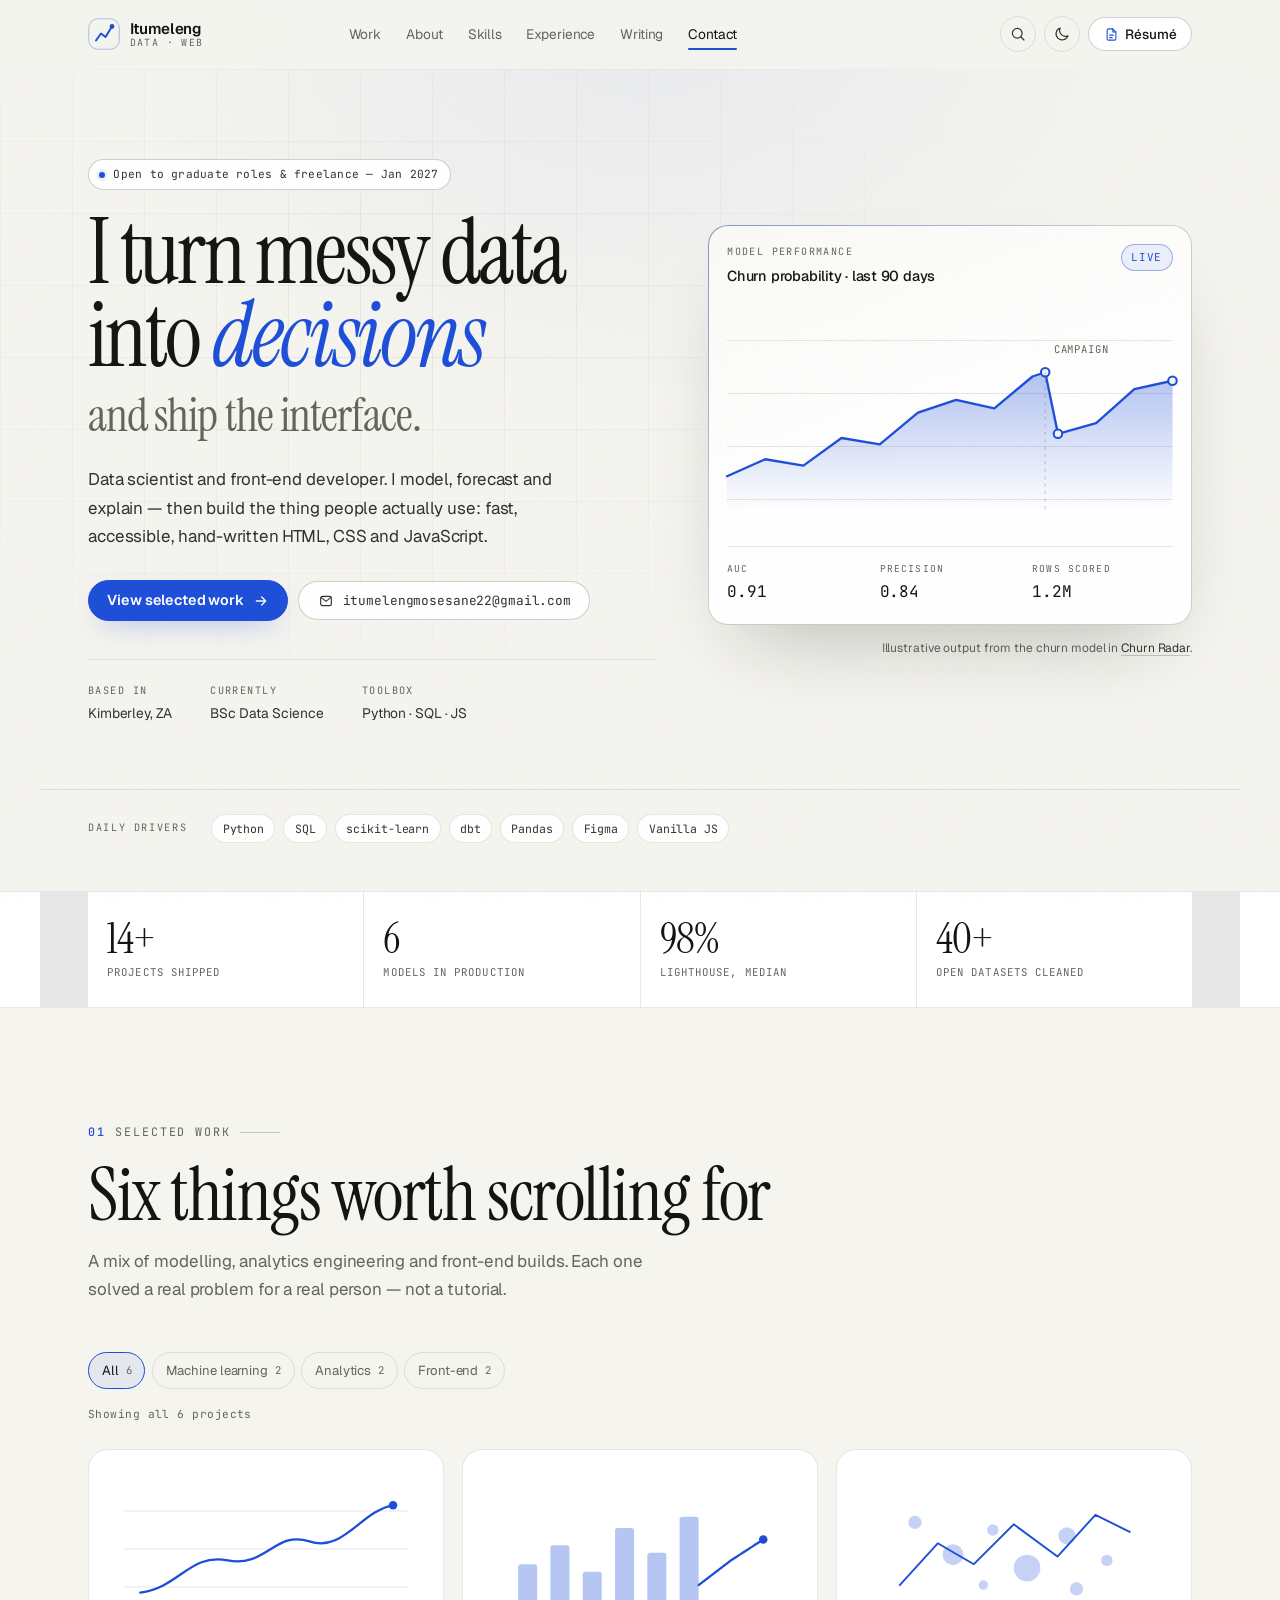
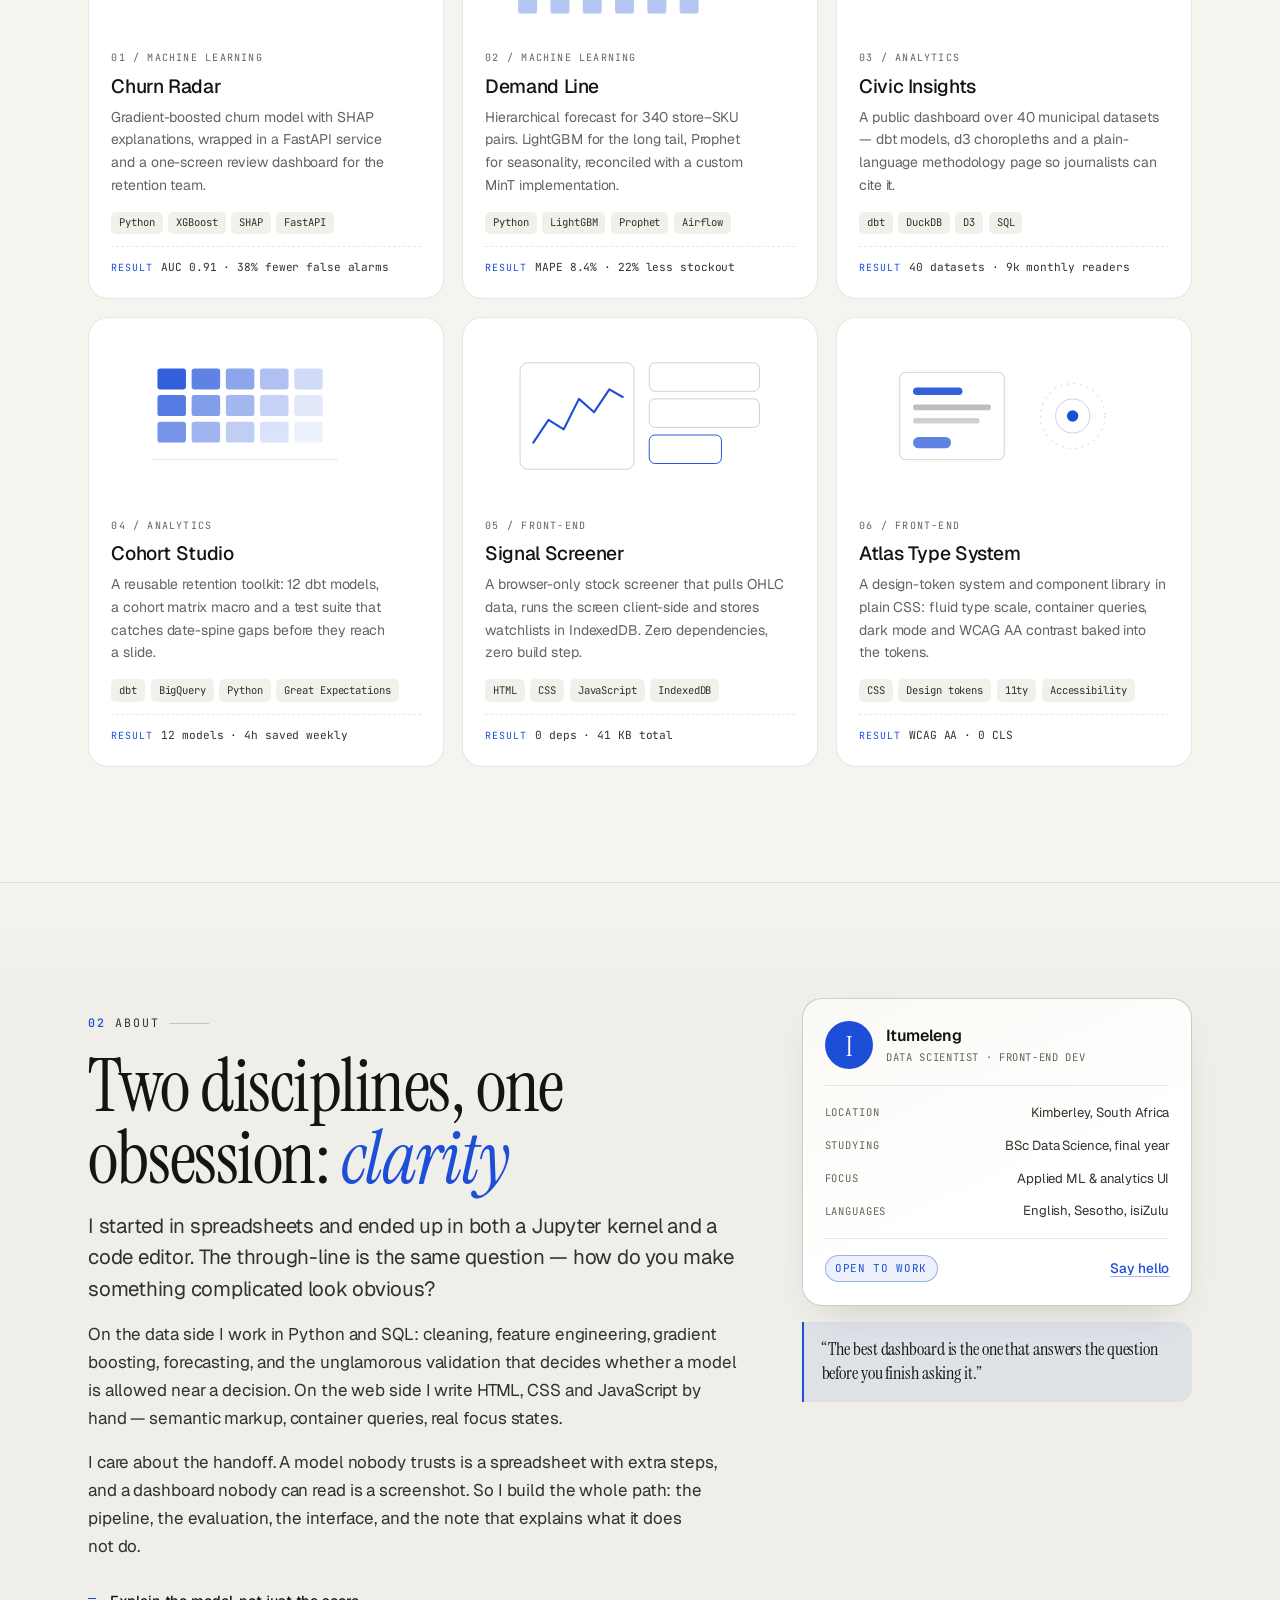
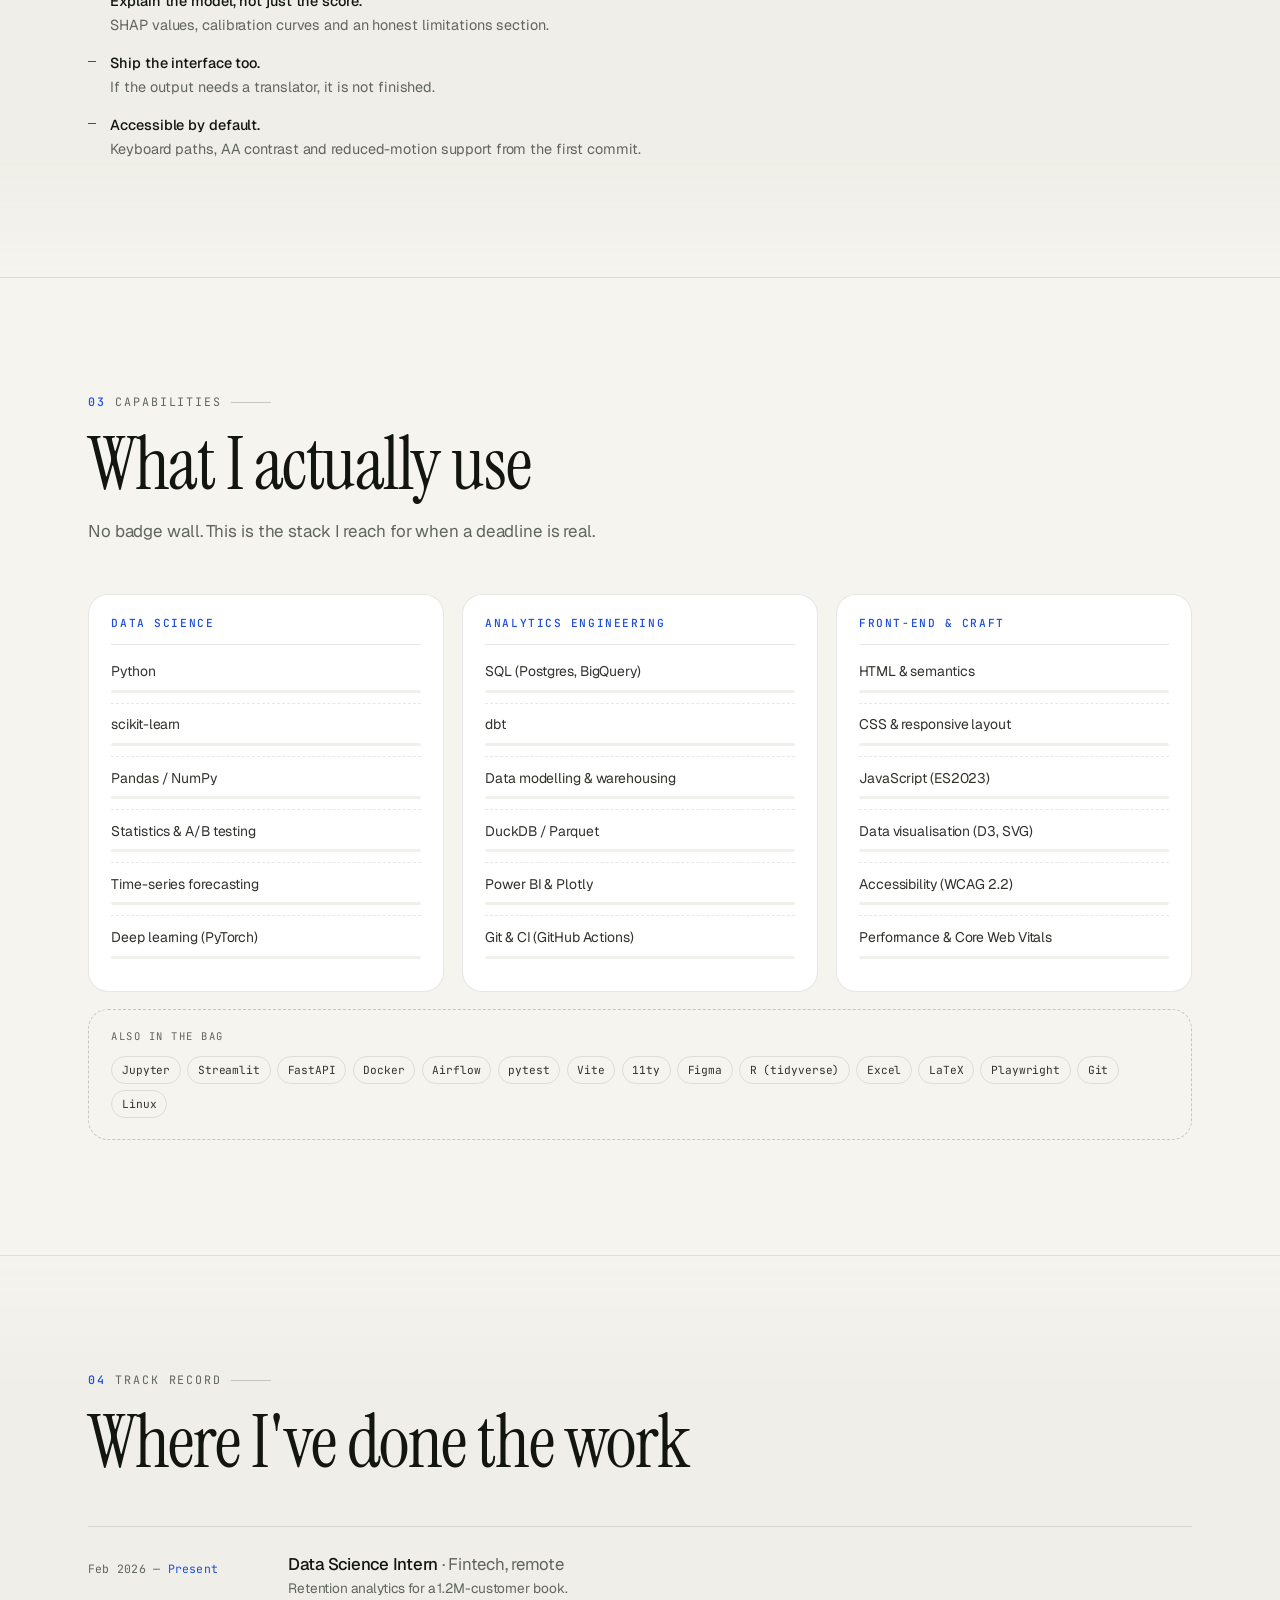
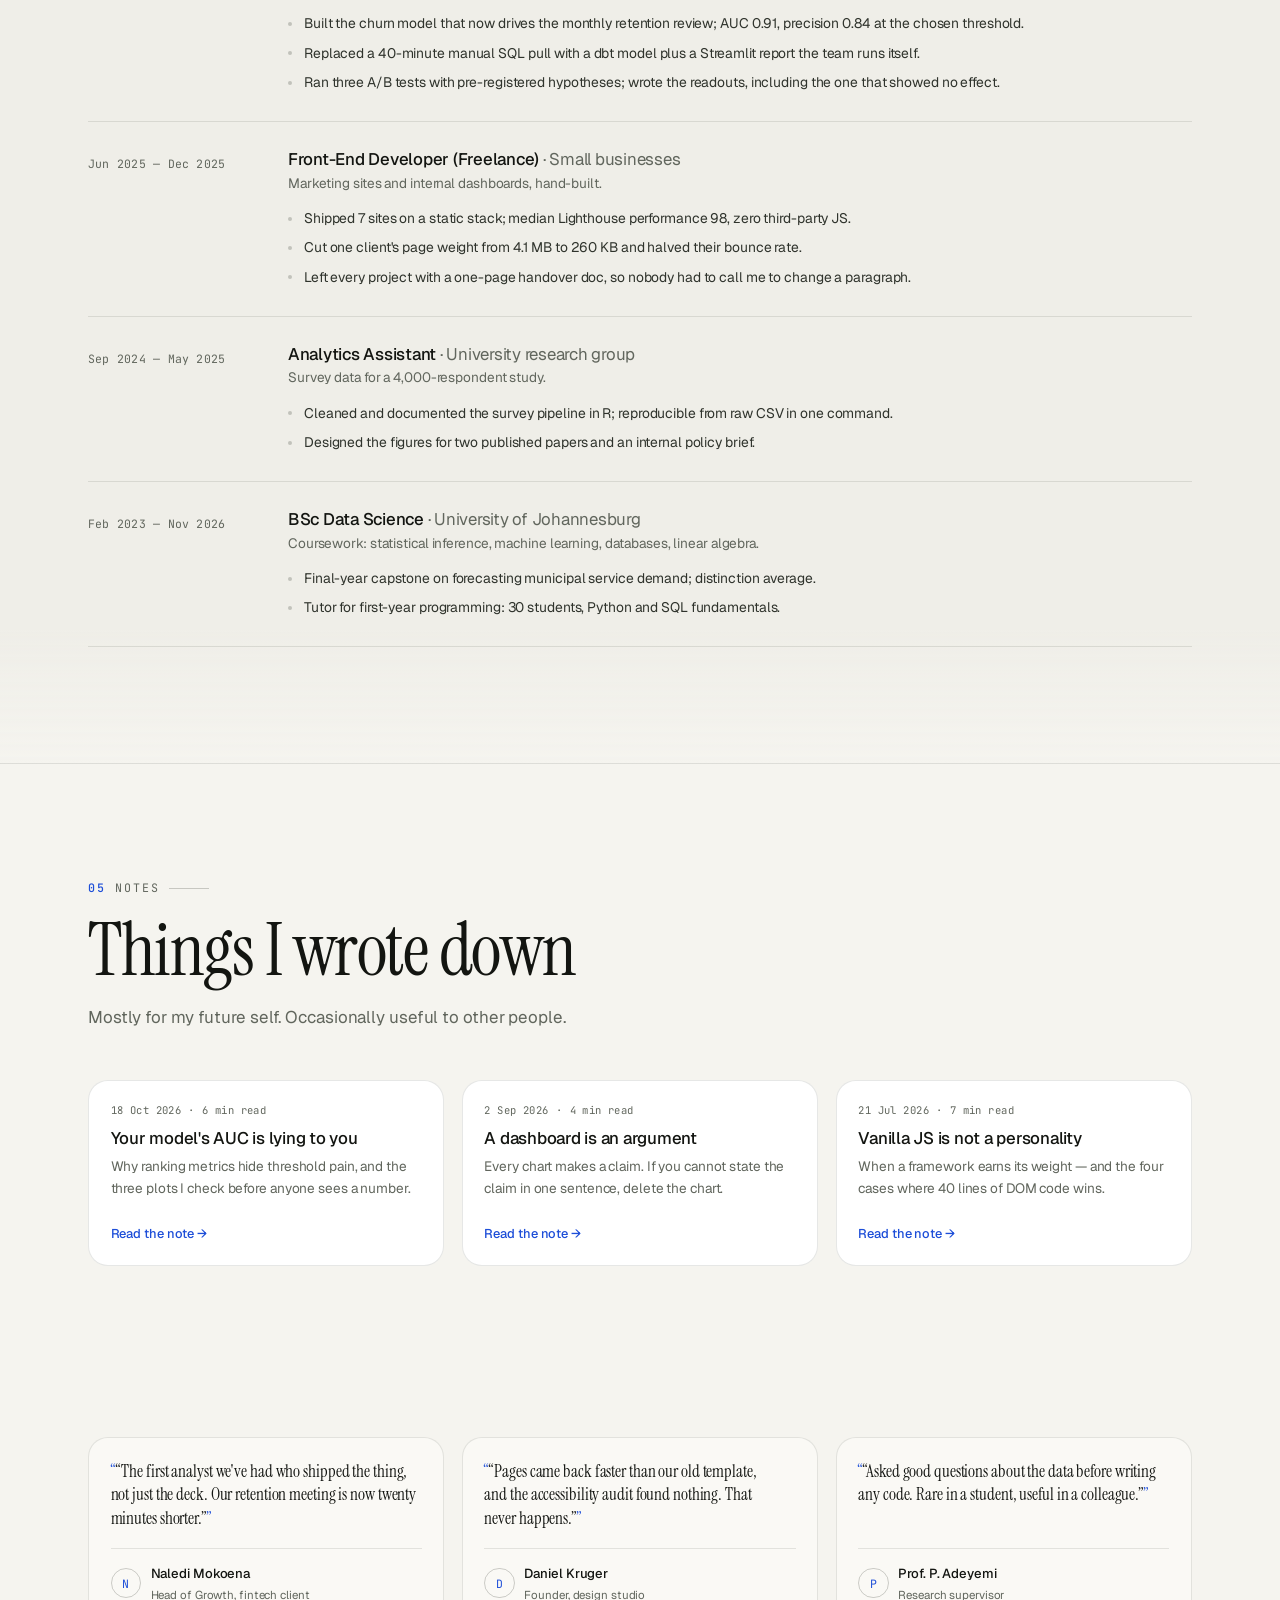
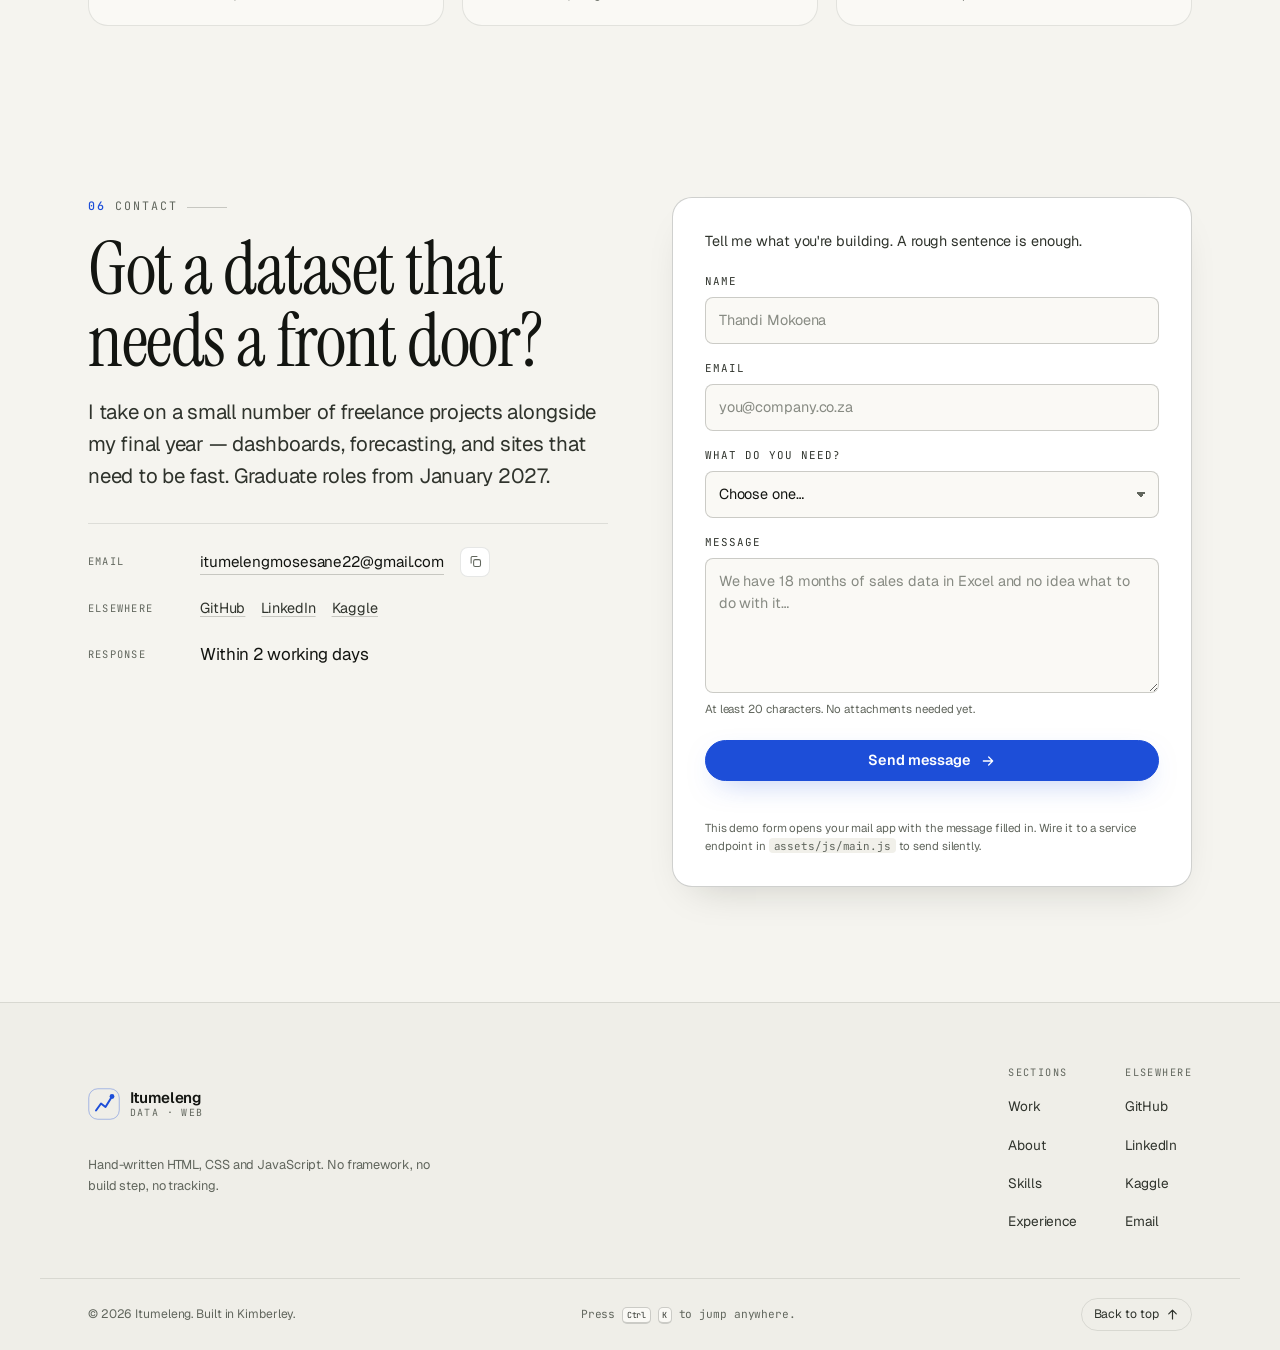
<file: index.html>
<!DOCTYPE html>
<html lang="en" data-theme="dark">
<head>
  <meta charset="utf-8" />
  <meta name="viewport" content="width=device-width, initial-scale=1" />

  <title>Itumeleng — Data Scientist &amp; Front-End Developer</title>
  <meta name="description" content="Portfolio of Itumeleng, a data scientist and front-end developer building models, dashboards and fast, accessible interfaces with Python, SQL and hand-written HTML, CSS and JavaScript." />
  <meta name="author" content="Itumeleng" />
  <meta name="theme-color" content="#0a0b0d" media="(prefers-color-scheme: dark)" />
  <meta name="theme-color" content="#f6f5f0" media="(prefers-color-scheme: light)" />
  <link rel="canonical" href="https://paska465.github.io/PORTFOLIO/" />

  <meta property="og:type" content="website" />
  <meta property="og:site_name" content="Itumeleng — Data &amp; Web" />
  <meta property="og:title" content="Itumeleng — Data Scientist &amp; Front-End Developer" />
  <meta property="og:description" content="Models that explain themselves. Interfaces that load in a blink. Selected work in machine learning, analytics and hand-built front-ends." />
  <meta property="og:image" content="https://paska465.github.io/PORTFOLIO/assets/img/og.png" />
  <meta property="og:image:alt" content="Itumeleng — data scientist and front-end developer portfolio" />
  <meta property="og:image:type" content="image/png" />
  <meta property="og:image:width" content="1200" />
  <meta property="og:image:height" content="630" />
  <meta property="og:url" content="https://paska465.github.io/PORTFOLIO/" />
  <meta name="twitter:card" content="summary_large_image" />
  <meta name="twitter:title" content="Itumeleng — Data Scientist &amp; Front-End Developer" />
  <meta name="twitter:description" content="Models that explain themselves. Interfaces that load in a blink." />
  <meta name="twitter:image" content="https://paska465.github.io/PORTFOLIO/assets/img/og.png" />

  <link rel="icon" href="assets/img/favicon.svg" type="image/svg+xml" />
  <link rel="apple-touch-icon" href="assets/img/apple-touch-icon.png" sizes="180x180" />
  <link rel="manifest" href="site.webmanifest" />

  <link rel="preconnect" href="https://fonts.googleapis.com" />
  <link rel="preconnect" href="https://fonts.gstatic.com" crossorigin />
  <link rel="preload" as="style" href="https://fonts.googleapis.com/css2?family=Geist:wght@300..700&family=Instrument+Serif:ital@0;1&family=JetBrains+Mono:wght@400;500&display=swap" />
  <link rel="stylesheet" href="https://fonts.googleapis.com/css2?family=Geist:wght@300..700&family=Instrument+Serif:ital@0;1&family=JetBrains+Mono:wght@400;500&display=swap" />
  <link rel="stylesheet" href="assets/css/styles.css" />

  <!-- Set the theme before first paint to avoid a flash of the wrong colour. -->
  <script>
    (function () {
      document.documentElement.classList.add('js');
      try {
        var forced = new URLSearchParams(location.search).get('theme');
        var stored = localStorage.getItem('theme');
        var prefersLight = window.matchMedia('(prefers-color-scheme: light)').matches;
        document.documentElement.dataset.theme =
          forced === 'light' || forced === 'dark' ? forced : stored || (prefersLight ? 'light' : 'dark');
      } catch (error) {
        document.documentElement.dataset.theme = 'dark';
      }
    })();
  </script>

  <script type="application/ld+json">
  {
    "@context": "https://schema.org",
    "@type": "Person",
    "name": "Itumeleng",
    "jobTitle": "Data Scientist & Front-End Developer",
    "description": "Data scientist and front-end developer working across machine learning, analytics and accessible, hand-built web interfaces.",
    "url": "https://paska465.github.io/PORTFOLIO/",
    "knowsAbout": ["Machine learning", "Python", "SQL", "Data visualisation", "HTML", "CSS", "JavaScript", "Accessibility"],
    "sameAs": [
      "https://github.com/Paska465"
    ]
  }
  </script>
</head>

<body>
  <a class="skip-link" href="#main">Skip to main content</a>

  <div class="grain" aria-hidden="true"></div>

  <header class="site-header" id="top">
    <div class="shell header-inner">
      <a class="brand" href="#top" aria-label="Itumeleng — back to top">
        <span class="brand-mark" aria-hidden="true">
          <svg viewBox="0 0 32 32" width="32" height="32" aria-hidden="true" focusable="false">
            <rect x="0.75" y="0.75" width="30.5" height="30.5" rx="9" fill="none" stroke="currentColor" stroke-opacity="0.35" />
            <path d="M8 22.5 L13 15.5 L17.5 19 L24 8.5" fill="none" stroke="currentColor" stroke-width="2" stroke-linecap="round" stroke-linejoin="round" />
            <circle cx="24" cy="8.5" r="2.4" fill="currentColor" />
          </svg>
        </span>
        <span class="brand-text">
          <span class="brand-name">Itumeleng</span>
          <span class="brand-role">Data · Web</span>
        </span>
      </a>

      <nav class="nav" id="primary-nav" aria-label="Primary">
        <ul class="nav-list">
          <li><a href="#work">Work</a></li>
          <li><a href="#about">About</a></li>
          <li><a href="#skills">Skills</a></li>
          <li><a href="#experience">Experience</a></li>
          <li><a href="#writing">Writing</a></li>
          <li><a href="#contact">Contact</a></li>
          <li class="nav-resume"><a href="resume.html">Résumé<span class="nav-resume-meta">View &amp; print</span></a></li>
        </ul>
      </nav>

      <div class="header-actions">
        <button class="icon-button palette-trigger" type="button" data-palette-open aria-label="Open quick navigation (press Control K)">
          <svg viewBox="0 0 24 24" width="18" height="18" aria-hidden="true" focusable="false" fill="none" stroke="currentColor" stroke-width="1.6" stroke-linecap="round">
            <circle cx="11" cy="11" r="6.5" />
            <path d="m16 16 4 4" />
          </svg>
        </button>

        <button class="icon-button theme-toggle" type="button" data-theme-toggle aria-label="Switch to light theme" aria-pressed="false">
          <svg class="icon-sun" viewBox="0 0 24 24" width="18" height="18" aria-hidden="true" focusable="false" fill="none" stroke="currentColor" stroke-width="1.6" stroke-linecap="round">
            <circle cx="12" cy="12" r="4.2" />
            <path d="M12 3v2M12 19v2M3 12h2M19 12h2M5.6 5.6 7 7M17 17l1.4 1.4M18.4 5.6 17 7M7 17l-1.4 1.4" />
          </svg>
          <svg class="icon-moon" viewBox="0 0 24 24" width="18" height="18" aria-hidden="true" focusable="false" fill="none" stroke="currentColor" stroke-width="1.6" stroke-linecap="round" stroke-linejoin="round">
            <path d="M20 14.5A8 8 0 0 1 9.5 4a8.2 8.2 0 1 0 10.5 10.5Z" />
          </svg>
        </button>

        <a class="button button-ghost header-resume" href="resume.html" aria-label="Résumé — view and print">
          <svg viewBox="0 0 24 24" width="15" height="15" aria-hidden="true" focusable="false" fill="none" stroke="currentColor" stroke-width="1.7" stroke-linecap="round" stroke-linejoin="round">
            <path d="M14 3H7a2 2 0 0 0-2 2v14a2 2 0 0 0 2 2h10a2 2 0 0 0 2-2V8z" />
            <path d="M14 3v5h5" />
            <path d="M9 13h6M9 17h4" />
          </svg>
          <span class="header-resume-label">Résumé</span>
        </a>

        <button class="icon-button menu-toggle" type="button" data-menu-toggle aria-expanded="false" aria-controls="primary-nav" aria-label="Open menu">
          <span class="menu-lines" aria-hidden="true"><span></span><span></span></span>
        </button>
      </div>
    </div>
    <div class="scroll-progress" aria-hidden="true"><span data-scroll-progress></span></div>
  </header>

  <main id="main" tabindex="-1">
    <!-- ───────────────────────────── Hero ───────────────────────────── -->
    <section class="hero" aria-labelledby="hero-title">
      <div class="shell hero-grid">
        <div class="hero-copy">
          <p class="eyebrow">
            <span class="status-dot" aria-hidden="true"></span>
            Open to graduate roles &amp; freelance — Jan 2027
          </p>

          <h1 id="hero-title" class="hero-title">
            I turn messy data into
            <em>decisions</em>
            <span class="hero-title-line">and ship the interface.</span>
          </h1>

          <p class="hero-lede">
            Data scientist and front-end developer. I model, forecast and explain — then build the
            thing people actually use: fast, accessible, hand-written HTML, CSS and JavaScript.
          </p>

          <div class="hero-actions">
            <a class="button button-primary" href="#work">
              View selected work
              <svg viewBox="0 0 24 24" width="16" height="16" aria-hidden="true" focusable="false" fill="none" stroke="currentColor" stroke-width="1.9" stroke-linecap="round" stroke-linejoin="round">
                <path d="M5 12h14m0 0-6-6m6 6-6 6" />
              </svg>
            </a>
            <button class="button button-quiet" type="button" data-copy="itumelengmosesane22@gmail.com" data-copy-label="itumelengmosesane22@gmail.com">
              <svg viewBox="0 0 24 24" width="16" height="16" aria-hidden="true" focusable="false" fill="none" stroke="currentColor" stroke-width="1.7" stroke-linecap="round" stroke-linejoin="round">
                <rect x="4" y="5" width="16" height="14" rx="2.5" />
                <path d="m5 7 7 5.5L19 7" />
              </svg>
              <span data-copy-text>itumelengmosesane22@gmail.com</span>
            </button>
          </div>

          <dl class="hero-facts">
            <div>
              <dt>Based in</dt>
              <dd>Kimberley, ZA</dd>
            </div>
            <div>
              <dt>Currently</dt>
              <dd>BSc Data Science</dd>
            </div>
            <div>
              <dt>Toolbox</dt>
              <dd>Python · SQL · JS</dd>
            </div>
          </dl>
        </div>

        <figure class="hero-visual" aria-labelledby="hero-chart-caption">
          <div class="chart-card">
            <div class="chart-card-head">
              <div>
                <p class="chart-label">Model performance</p>
                <p class="chart-title">Churn probability · last 90 days</p>
              </div>
              <span class="chip chip-live">Live</span>
            </div>

            <svg class="chart" viewBox="0 0 420 220" role="img" aria-label="Line chart of predicted churn probability over 90 days, rising from 0.18 to 0.62 with a sharp drop after a retention campaign on day 61." focusable="false">
              <defs>
                <linearGradient id="areaFill" x1="0" y1="0" x2="0" y2="1">
                  <stop offset="0%" stop-color="var(--accent)" stop-opacity="0.34" />
                  <stop offset="100%" stop-color="var(--accent)" stop-opacity="0" />
                </linearGradient>
              </defs>
              <g class="chart-grid" aria-hidden="true">
                <line x1="0" y1="40" x2="420" y2="40" />
                <line x1="0" y1="90" x2="420" y2="90" />
                <line x1="0" y1="140" x2="420" y2="140" />
                <line x1="0" y1="190" x2="420" y2="190" />
              </g>
              <path class="chart-area" d="M0 168 L36 152 L72 158 L108 132 L144 138 L180 108 L216 96 L252 104 L288 74 L300 70 L312 128 L348 118 L384 86 L420 78 L420 200 L0 200 Z" fill="url(#areaFill)" />
              <path class="chart-line" d="M0 168 L36 152 L72 158 L108 132 L144 138 L180 108 L216 96 L252 104 L288 74 L300 70 L312 128 L348 118 L384 86 L420 78" fill="none" stroke="var(--accent)" stroke-width="2.2" stroke-linecap="round" stroke-linejoin="round" />
              <g class="chart-points">
                <circle cx="300" cy="70" r="4" />
                <circle cx="312" cy="128" r="4" />
                <circle cx="420" cy="78" r="4" />
              </g>
              <g class="chart-annotate">
                <line x1="300" y1="70" x2="300" y2="200" stroke-dasharray="3 4" />
                <text x="308" y="52">campaign</text>
              </g>
            </svg>

            <dl class="chart-stats">
              <div>
                <dt>AUC</dt>
                <dd>0.91</dd>
              </div>
              <div>
                <dt>Precision</dt>
                <dd>0.84</dd>
              </div>
              <div>
                <dt>Rows scored</dt>
                <dd>1.2M</dd>
              </div>
            </dl>
          </div>
          <figcaption id="hero-chart-caption" class="chart-caption">
            Illustrative output from the churn model in <a href="#work">Churn Radar</a>.
          </figcaption>
        </figure>
      </div>

      <div class="shell stack-strip" role="region" aria-label="Tools I work with">
        <span class="stack-strip-label">Daily drivers</span>
        <ul class="stack-list">
          <li>Python</li>
          <li>SQL</li>
          <li>scikit-learn</li>
          <li>dbt</li>
          <li>Pandas</li>
          <li>Figma</li>
          <li>Vanilla JS</li>
        </ul>
      </div>
    </section>

    <!-- ───────────────────────────── Stats ───────────────────────────── -->
    <section class="stats-band" aria-label="Career at a glance">
      <div class="shell stats-grid">
        <div class="stat" data-reveal>
          <span class="stat-value" data-count="14" data-suffix="+">14+</span>
          <span class="stat-label">Projects shipped</span>
        </div>
        <div class="stat" data-reveal>
          <span class="stat-value" data-count="6" data-suffix="">6</span>
          <span class="stat-label">Models in production</span>
        </div>
        <div class="stat" data-reveal>
          <span class="stat-value" data-count="98" data-prefix="" data-suffix="%">98%</span>
          <span class="stat-label">Lighthouse, median</span>
        </div>
        <div class="stat" data-reveal>
          <span class="stat-value" data-count="40" data-suffix="+">40+</span>
          <span class="stat-label">Open datasets cleaned</span>
        </div>
      </div>
    </section>

    <!-- ───────────────────────────── Work ───────────────────────────── -->
    <section class="section" id="work" aria-labelledby="work-title">
      <div class="shell">
        <header class="section-head">
          <p class="section-kicker"><span>01</span> Selected work</p>
          <h2 id="work-title" class="section-title">Six things worth scrolling for</h2>
          <p class="section-lede">
            A mix of modelling, analytics engineering and front-end builds. Each one solved a real
            problem for a real person — not a tutorial.
          </p>
        </header>

        <div class="filter-bar" role="group" aria-label="Filter projects by discipline">
          <button class="filter-chip is-active" type="button" data-filter="all" aria-pressed="true">All<span class="filter-count">6</span></button>
          <button class="filter-chip" type="button" data-filter="ml" aria-pressed="false">Machine learning<span class="filter-count">2</span></button>
          <button class="filter-chip" type="button" data-filter="analytics" aria-pressed="false">Analytics<span class="filter-count">2</span></button>
          <button class="filter-chip" type="button" data-filter="frontend" aria-pressed="false">Front-end<span class="filter-count">2</span></button>
        </div>

        <p class="filter-status" data-filter-status role="status" aria-live="polite">Showing all 6 projects</p>

        <ul class="work-grid" data-work-grid>
          <li class="work-card" data-category="ml" data-reveal>
            <article aria-labelledby="project-churn">
              <div class="work-thumb" aria-hidden="true">
                <svg viewBox="0 0 300 160" aria-hidden="true" focusable="false">
                  <g class="thumb-grid">
                    <line x1="0" y1="40" x2="300" y2="40" /><line x1="0" y1="80" x2="300" y2="80" /><line x1="0" y1="120" x2="300" y2="120" />
                  </g>
                  <path d="M18 126 C 60 120, 70 84, 110 92 S 160 60, 196 72 S 250 40, 284 34" fill="none" stroke="var(--accent)" stroke-width="2.4" stroke-linecap="round" />
                  <circle cx="284" cy="34" r="4.5" fill="var(--accent)" />
                </svg>
              </div>
              <div class="work-body">
                <p class="work-index">01 / Machine learning</p>
                <h3 id="project-churn"><a href="#contact">Churn Radar</a></h3>
                <p class="work-desc">
                  Gradient-boosted churn model with SHAP explanations, wrapped in a FastAPI service and
                  a one-screen review dashboard for the retention team.
                </p>
                <ul class="tag-list" aria-label="Technologies">
                  <li>Python</li><li>XGBoost</li><li>SHAP</li><li>FastAPI</li>
                </ul>
                <p class="work-metric"><span class="metric-label">Result</span> AUC 0.91 · 38% fewer false alarms</p>
              </div>
            </article>
          </li>

          <li class="work-card" data-category="ml" data-reveal>
            <article aria-labelledby="project-forecast">
              <div class="work-thumb" aria-hidden="true">
                <svg viewBox="0 0 300 160" aria-hidden="true" focusable="false">
                  <g class="thumb-bars">
                    <rect x="22" y="96" width="20" height="52" rx="3" />
                    <rect x="56" y="76" width="20" height="72" rx="3" />
                    <rect x="90" y="104" width="20" height="44" rx="3" />
                    <rect x="124" y="58" width="20" height="90" rx="3" />
                    <rect x="158" y="84" width="20" height="64" rx="3" />
                    <rect x="192" y="46" width="20" height="102" rx="3" />
                  </g>
                  <path d="M212 118 L246 92 L280 70" fill="none" stroke="var(--accent)" stroke-width="2.4" stroke-linecap="round" stroke-dasharray="1 0" />
                  <circle cx="280" cy="70" r="4.5" fill="var(--accent)" />
                </svg>
              </div>
              <div class="work-body">
                <p class="work-index">02 / Machine learning</p>
                <h3 id="project-forecast"><a href="#contact">Demand Line</a></h3>
                <p class="work-desc">
                  Hierarchical forecast for 340 store–SKU pairs. LightGBM for the long tail, Prophet for
                  seasonality, reconciled with a custom MinT implementation.
                </p>
                <ul class="tag-list" aria-label="Technologies">
                  <li>Python</li><li>LightGBM</li><li>Prophet</li><li>Airflow</li>
                </ul>
                <p class="work-metric"><span class="metric-label">Result</span> MAPE 8.4% · 22% less stockout</p>
              </div>
            </article>
          </li>

          <li class="work-card" data-category="analytics" data-reveal>
            <article aria-labelledby="project-civic">
              <div class="work-thumb" aria-hidden="true">
                <svg viewBox="0 0 300 160" aria-hidden="true" focusable="false">
                  <g class="thumb-dots" opacity="0.85">
                    <circle cx="46" cy="52" r="7" /><circle cx="86" cy="86" r="11" /><circle cx="128" cy="60" r="6" />
                    <circle cx="164" cy="100" r="14" /><circle cx="206" cy="66" r="9" /><circle cx="248" cy="92" r="6" />
                    <circle cx="118" cy="118" r="5" /><circle cx="216" cy="122" r="7" />
                  </g>
                  <path d="M30 118 L70 74 L108 96 L150 54 L196 88 L236 44 L272 62" fill="none" stroke="var(--accent)" stroke-width="2" stroke-linecap="round" stroke-linejoin="round" />
                </svg>
              </div>
              <div class="work-body">
                <p class="work-index">03 / Analytics</p>
                <h3 id="project-civic"><a href="#contact">Civic Insights</a></h3>
                <p class="work-desc">
                  A public dashboard over 40 municipal datasets — dbt models, d3 choropleths and a
                  plain-language methodology page so journalists can cite it.
                </p>
                <ul class="tag-list" aria-label="Technologies">
                  <li>dbt</li><li>DuckDB</li><li>D3</li><li>SQL</li>
                </ul>
                <p class="work-metric"><span class="metric-label">Result</span> 40 datasets · 9k monthly readers</p>
              </div>
            </article>
          </li>

          <li class="work-card" data-category="analytics" data-reveal>
            <article aria-labelledby="project-cohort">
              <div class="work-thumb" aria-hidden="true">
                <svg viewBox="0 0 300 160" aria-hidden="true" focusable="false">
                  <g class="thumb-heat" fill="var(--accent)">
                    <rect x="36" y="30" width="30" height="22" rx="3" opacity="0.9" /><rect x="72" y="30" width="30" height="22" rx="3" opacity="0.7" /><rect x="108" y="30" width="30" height="22" rx="3" opacity="0.5" /><rect x="144" y="30" width="30" height="22" rx="3" opacity="0.35" /><rect x="180" y="30" width="30" height="22" rx="3" opacity="0.2" />
                    <rect x="36" y="58" width="30" height="22" rx="3" opacity="0.75" /><rect x="72" y="58" width="30" height="22" rx="3" opacity="0.55" /><rect x="108" y="58" width="30" height="22" rx="3" opacity="0.4" /><rect x="144" y="58" width="30" height="22" rx="3" opacity="0.25" /><rect x="180" y="58" width="30" height="22" rx="3" opacity="0.12" />
                    <rect x="36" y="86" width="30" height="22" rx="3" opacity="0.6" /><rect x="72" y="86" width="30" height="22" rx="3" opacity="0.42" /><rect x="108" y="86" width="30" height="22" rx="3" opacity="0.28" /><rect x="144" y="86" width="30" height="22" rx="3" opacity="0.16" /><rect x="180" y="86" width="30" height="22" rx="3" opacity="0.08" />
                  </g>
                  <g stroke="var(--line-strong)" stroke-width="1" opacity="0.5"><path d="M30 126h196" /></g>
                </svg>
              </div>
              <div class="work-body">
                <p class="work-index">04 / Analytics</p>
                <h3 id="project-cohort"><a href="#contact">Cohort Studio</a></h3>
                <p class="work-desc">
                  A reusable retention toolkit: 12 dbt models, a cohort matrix macro and a test suite
                  that catches date-spine gaps before they reach a slide.
                </p>
                <ul class="tag-list" aria-label="Technologies">
                  <li>dbt</li><li>BigQuery</li><li>Python</li><li>Great Expectations</li>
                </ul>
                <p class="work-metric"><span class="metric-label">Result</span> 12 models · 4h saved weekly</p>
              </div>
            </article>
          </li>

          <li class="work-card" data-category="frontend" data-reveal>
            <article aria-labelledby="project-signal">
              <div class="work-thumb" aria-hidden="true">
                <svg viewBox="0 0 300 160" aria-hidden="true" focusable="false">
                  <rect x="24" y="24" width="120" height="112" rx="8" fill="none" stroke="var(--line-strong)" />
                  <path d="M38 108 L54 84 L70 94 L86 62 L102 76 L118 52 L132 60" fill="none" stroke="var(--accent)" stroke-width="2.2" stroke-linecap="round" stroke-linejoin="round" />
                  <rect x="160" y="24" width="116" height="30" rx="6" fill="none" stroke="var(--line-strong)" />
                  <rect x="160" y="62" width="116" height="30" rx="6" fill="none" stroke="var(--line-strong)" />
                  <rect x="160" y="100" width="76" height="30" rx="6" fill="none" stroke="var(--accent)" />
                </svg>
              </div>
              <div class="work-body">
                <p class="work-index">05 / Front-end</p>
                <h3 id="project-signal"><a href="#contact">Signal Screener</a></h3>
                <p class="work-desc">
                  A browser-only stock screener that pulls OHLC data, runs the screen client-side and
                  stores watchlists in IndexedDB. Zero dependencies, zero build step.
                </p>
                <ul class="tag-list" aria-label="Technologies">
                  <li>HTML</li><li>CSS</li><li>JavaScript</li><li>IndexedDB</li>
                </ul>
                <p class="work-metric"><span class="metric-label">Result</span> 0 deps · 41&nbsp;KB total</p>
              </div>
            </article>
          </li>

          <li class="work-card" data-category="frontend" data-reveal>
            <article aria-labelledby="project-atlas">
              <div class="work-thumb" aria-hidden="true">
                <svg viewBox="0 0 300 160" aria-hidden="true" focusable="false">
                  <rect x="30" y="34" width="110" height="92" rx="6" fill="none" stroke="var(--line-strong)" />
                  <rect x="44" y="50" width="52" height="8" rx="4" fill="var(--accent)" opacity="0.9" />
                  <rect x="44" y="68" width="82" height="6" rx="3" fill="currentColor" opacity="0.28" />
                  <rect x="44" y="82" width="70" height="6" rx="3" fill="currentColor" opacity="0.2" />
                  <rect x="44" y="102" width="40" height="12" rx="6" fill="var(--accent)" opacity="0.7" />
                  <g stroke="var(--line-strong)" fill="none"><circle cx="212" cy="80" r="34" stroke-dasharray="2 5" /><circle cx="212" cy="80" r="18" /></g>
                  <circle cx="212" cy="80" r="6" fill="var(--accent)" />
                </svg>
              </div>
              <div class="work-body">
                <p class="work-index">06 / Front-end</p>
                <h3 id="project-atlas"><a href="#contact">Atlas Type System</a></h3>
                <p class="work-desc">
                  A design-token system and component library in plain CSS: fluid type scale, container
                  queries, dark mode and WCAG AA contrast baked into the tokens.
                </p>
                <ul class="tag-list" aria-label="Technologies">
                  <li>CSS</li><li>Design tokens</li><li>11ty</li><li>Accessibility</li>
                </ul>
                <p class="work-metric"><span class="metric-label">Result</span> WCAG AA · 0 CLS</p>
              </div>
            </article>
          </li>
        </ul>
      </div>
    </section>

    <!-- ───────────────────────────── About ───────────────────────────── -->
    <section class="section section-alt" id="about" aria-labelledby="about-title">
      <div class="shell about-grid">
        <div class="about-copy">
          <p class="section-kicker"><span>02</span> About</p>
          <h2 id="about-title" class="section-title">Two disciplines, one obsession: <em>clarity</em></h2>

          <p class="lede">
            I started in spreadsheets and ended up in both a Jupyter kernel and a code editor. The
            through-line is the same question — how do you make something complicated look obvious?
          </p>

          <p>
            On the data side I work in Python and SQL: cleaning, feature engineering, gradient boosting,
            forecasting, and the unglamorous validation that decides whether a model is allowed near a
            decision. On the web side I write HTML, CSS and JavaScript by hand — semantic markup,
            container queries, real focus states.
          </p>

          <p>
            I care about the handoff. A model nobody trusts is a spreadsheet with extra steps, and a
            dashboard nobody can read is a screenshot. So I build the whole path: the pipeline, the
            evaluation, the interface, and the note that explains what it does not do.
          </p>

          <ul class="principle-list">
            <li><strong>Explain the model, not just the score.</strong> SHAP values, calibration curves and an honest limitations section.</li>
            <li><strong>Ship the interface too.</strong> If the output needs a translator, it is not finished.</li>
            <li><strong>Accessible by default.</strong> Keyboard paths, AA contrast and reduced-motion support from the first commit.</li>
          </ul>
        </div>

        <aside class="about-card" aria-label="Profile summary">
          <div class="id-card">
            <div class="id-card-top">
              <span class="monogram" aria-hidden="true">I</span>
              <div>
                <p class="id-name">Itumeleng</p>
                <p class="id-role">Data Scientist · Front-End Dev</p>
              </div>
            </div>

            <dl class="id-facts">
              <div><dt>Location</dt><dd>Kimberley, South Africa</dd></div>
              <div><dt>Studying</dt><dd>BSc Data Science, final year</dd></div>
              <div><dt>Focus</dt><dd>Applied ML &amp; analytics UI</dd></div>
              <div><dt>Languages</dt><dd>English, Sesotho, isiZulu</dd></div>
            </dl>

            <div class="id-footer">
              <span class="chip chip-live">Open to work</span>
              <a class="inline-link" href="#contact">Say hello</a>
            </div>
          </div>

          <blockquote class="pull-quote">
            <p>“The best dashboard is the one that answers the question before you finish asking it.”</p>
          </blockquote>
        </aside>
      </div>
    </section>

    <!-- ───────────────────────────── Skills ───────────────────────────── -->
    <section class="section" id="skills" aria-labelledby="skills-title">
      <div class="shell">
        <header class="section-head">
          <p class="section-kicker"><span>03</span> Capabilities</p>
          <h2 id="skills-title" class="section-title">What I actually use</h2>
          <p class="section-lede">No badge wall. This is the stack I reach for when a deadline is real.</p>
        </header>

        <div class="skills-grid">
          <section class="skill-column" aria-labelledby="skills-data">
            <h3 id="skills-data">Data science</h3>
            <ul class="skill-list">
              <li>
                <span class="skill-name">Python</span>
                <span class="skill-meter" role="progressbar" aria-label="Python proficiency" aria-valuenow="92" aria-valuemin="0" aria-valuemax="100"><span style="--level: 92%"></span></span>
              </li>
              <li>
                <span class="skill-name">scikit-learn</span>
                <span class="skill-meter" role="progressbar" aria-label="scikit-learn proficiency" aria-valuenow="88" aria-valuemin="0" aria-valuemax="100"><span style="--level: 88%"></span></span>
              </li>
              <li>
                <span class="skill-name">Pandas / NumPy</span>
                <span class="skill-meter" role="progressbar" aria-label="Pandas and NumPy proficiency" aria-valuenow="90" aria-valuemin="0" aria-valuemax="100"><span style="--level: 90%"></span></span>
              </li>
              <li>
                <span class="skill-name">Statistics &amp; A/B testing</span>
                <span class="skill-meter" role="progressbar" aria-label="Statistics and A/B testing proficiency" aria-valuenow="82" aria-valuemin="0" aria-valuemax="100"><span style="--level: 82%"></span></span>
              </li>
              <li>
                <span class="skill-name">Time-series forecasting</span>
                <span class="skill-meter" role="progressbar" aria-label="Time-series forecasting proficiency" aria-valuenow="78" aria-valuemin="0" aria-valuemax="100"><span style="--level: 78%"></span></span>
              </li>
              <li>
                <span class="skill-name">Deep learning (PyTorch)</span>
                <span class="skill-meter" role="progressbar" aria-label="Deep learning proficiency" aria-valuenow="68" aria-valuemin="0" aria-valuemax="100"><span style="--level: 68%"></span></span>
              </li>
            </ul>
          </section>

          <section class="skill-column" aria-labelledby="skills-analytics">
            <h3 id="skills-analytics">Analytics engineering</h3>
            <ul class="skill-list">
              <li>
                <span class="skill-name">SQL (Postgres, BigQuery)</span>
                <span class="skill-meter" role="progressbar" aria-label="SQL proficiency" aria-valuenow="90" aria-valuemin="0" aria-valuemax="100"><span style="--level: 90%"></span></span>
              </li>
              <li>
                <span class="skill-name">dbt</span>
                <span class="skill-meter" role="progressbar" aria-label="dbt proficiency" aria-valuenow="84" aria-valuemin="0" aria-valuemax="100"><span style="--level: 84%"></span></span>
              </li>
              <li>
                <span class="skill-name">Data modelling &amp; warehousing</span>
                <span class="skill-meter" role="progressbar" aria-label="Data modelling proficiency" aria-valuenow="80" aria-valuemin="0" aria-valuemax="100"><span style="--level: 80%"></span></span>
              </li>
              <li>
                <span class="skill-name">DuckDB / Parquet</span>
                <span class="skill-meter" role="progressbar" aria-label="DuckDB and Parquet proficiency" aria-valuenow="76" aria-valuemin="0" aria-valuemax="100"><span style="--level: 76%"></span></span>
              </li>
              <li>
                <span class="skill-name">Power BI &amp; Plotly</span>
                <span class="skill-meter" role="progressbar" aria-label="Power BI and Plotly proficiency" aria-valuenow="74" aria-valuemin="0" aria-valuemax="100"><span style="--level: 74%"></span></span>
              </li>
              <li>
                <span class="skill-name">Git &amp; CI (GitHub Actions)</span>
                <span class="skill-meter" role="progressbar" aria-label="Git and CI proficiency" aria-valuenow="82" aria-valuemin="0" aria-valuemax="100"><span style="--level: 82%"></span></span>
              </li>
            </ul>
          </section>

          <section class="skill-column" aria-labelledby="skills-frontend">
            <h3 id="skills-frontend">Front-end &amp; craft</h3>
            <ul class="skill-list">
              <li>
                <span class="skill-name">HTML &amp; semantics</span>
                <span class="skill-meter" role="progressbar" aria-label="HTML proficiency" aria-valuenow="94" aria-valuemin="0" aria-valuemax="100"><span style="--level: 94%"></span></span>
              </li>
              <li>
                <span class="skill-name">CSS &amp; responsive layout</span>
                <span class="skill-meter" role="progressbar" aria-label="CSS proficiency" aria-valuenow="92" aria-valuemin="0" aria-valuemax="100"><span style="--level: 92%"></span></span>
              </li>
              <li>
                <span class="skill-name">JavaScript (ES2023)</span>
                <span class="skill-meter" role="progressbar" aria-label="JavaScript proficiency" aria-valuenow="86" aria-valuemin="0" aria-valuemax="100"><span style="--level: 86%"></span></span>
              </li>
              <li>
                <span class="skill-name">Data visualisation (D3, SVG)</span>
                <span class="skill-meter" role="progressbar" aria-label="Data visualisation proficiency" aria-valuenow="85" aria-valuemin="0" aria-valuemax="100"><span style="--level: 85%"></span></span>
              </li>
              <li>
                <span class="skill-name">Accessibility (WCAG 2.2)</span>
                <span class="skill-meter" role="progressbar" aria-label="Accessibility proficiency" aria-valuenow="88" aria-valuemin="0" aria-valuemax="100"><span style="--level: 88%"></span></span>
              </li>
              <li>
                <span class="skill-name">Performance &amp; Core Web Vitals</span>
                <span class="skill-meter" role="progressbar" aria-label="Performance proficiency" aria-valuenow="83" aria-valuemin="0" aria-valuemax="100"><span style="--level: 83%"></span></span>
              </li>
            </ul>
          </section>
        </div>

        <div class="toolbelt" role="region" aria-labelledby="toolbelt-title">
          <h3 id="toolbelt-title">Also in the bag</h3>
          <ul class="chip-row">
            <li>Jupyter</li><li>Streamlit</li><li>FastAPI</li><li>Docker</li><li>Airflow</li>
            <li>pytest</li><li>Vite</li><li>11ty</li><li>Figma</li><li>R (tidyverse)</li>
            <li>Excel</li><li>LaTeX</li><li>Playwright</li><li>Git</li><li>Linux</li>
          </ul>
        </div>
      </div>
    </section>

    <!-- ───────────────────────────── Experience ───────────────────────────── -->
    <section class="section section-alt" id="experience" aria-labelledby="experience-title">
      <div class="shell">
        <header class="section-head">
          <p class="section-kicker"><span>04</span> Track record</p>
          <h2 id="experience-title" class="section-title">Where I've done the work</h2>
        </header>

        <ol class="timeline">
          <li class="timeline-item" data-reveal>
            <div class="timeline-when">
              <time datetime="2026-02">Feb 2026</time> — <span>Present</span>
            </div>
            <div class="timeline-what">
              <h3>Data Science Intern <span class="timeline-org">· Fintech, remote</span></h3>
              <p class="timeline-note">Retention analytics for a 1.2M-customer book.</p>
              <ul>
                <li>Built the churn model that now drives the monthly retention review; AUC 0.91, precision 0.84 at the chosen threshold.</li>
                <li>Replaced a 40-minute manual SQL pull with a dbt model plus a Streamlit report the team runs itself.</li>
                <li>Ran three A/B tests with pre-registered hypotheses; wrote the readouts, including the one that showed no effect.</li>
              </ul>
            </div>
          </li>

          <li class="timeline-item" data-reveal>
            <div class="timeline-when">
              <time datetime="2025-06">Jun 2025</time> — <time datetime="2025-12">Dec 2025</time>
            </div>
            <div class="timeline-what">
              <h3>Front-End Developer (Freelance) <span class="timeline-org">· Small businesses</span></h3>
              <p class="timeline-note">Marketing sites and internal dashboards, hand-built.</p>
              <ul>
                <li>Shipped 7 sites on a static stack; median Lighthouse performance 98, zero third-party JS.</li>
                <li>Cut one client's page weight from 4.1&nbsp;MB to 260&nbsp;KB and halved their bounce rate.</li>
                <li>Left every project with a one-page handover doc, so nobody had to call me to change a paragraph.</li>
              </ul>
            </div>
          </li>

          <li class="timeline-item" data-reveal>
            <div class="timeline-when">
              <time datetime="2024-09">Sep 2024</time> — <time datetime="2025-05">May 2025</time>
            </div>
            <div class="timeline-what">
              <h3>Analytics Assistant <span class="timeline-org">· University research group</span></h3>
              <p class="timeline-note">Survey data for a 4,000-respondent study.</p>
              <ul>
                <li>Cleaned and documented the survey pipeline in R; reproducible from raw CSV in one command.</li>
                <li>Designed the figures for two published papers and an internal policy brief.</li>
              </ul>
            </div>
          </li>

          <li class="timeline-item" data-reveal>
            <div class="timeline-when">
              <time datetime="2023-02">Feb 2023</time> — <time datetime="2026-11">Nov 2026</time>
            </div>
            <div class="timeline-what">
              <h3>BSc Data Science <span class="timeline-org">· University of Johannesburg</span></h3>
              <p class="timeline-note">Coursework: statistical inference, machine learning, databases, linear algebra.</p>
              <ul>
                <li>Final-year capstone on forecasting municipal service demand; distinction average.</li>
                <li>Tutor for first-year programming: 30 students, Python and SQL fundamentals.</li>
              </ul>
            </div>
          </li>
        </ol>
      </div>
    </section>

    <!-- ───────────────────────────── Writing ───────────────────────────── -->
    <section class="section" id="writing" aria-labelledby="writing-title">
      <div class="shell">
        <header class="section-head">
          <p class="section-kicker"><span>05</span> Notes</p>
          <h2 id="writing-title" class="section-title">Things I wrote down</h2>
          <p class="section-lede">Mostly for my future self. Occasionally useful to other people.</p>
        </header>

        <ul class="writing-grid">
          <li>
            <article class="note-card">
              <a class="note-link" href="#contact">
                <div class="note-meta">
                  <time datetime="2026-10-18">18 Oct 2026</time>
                  <span aria-hidden="true">·</span>
                  <span>6 min read</span>
                </div>
                <h3>Your model's AUC is lying to you</h3>
                <p>Why ranking metrics hide threshold pain, and the three plots I check before anyone sees a number.</p>
                <span class="note-cta">Read the note <span aria-hidden="true">→</span></span>
              </a>
            </article>
          </li>

          <li>
            <article class="note-card">
              <a class="note-link" href="#contact">
                <div class="note-meta">
                  <time datetime="2026-09-02">2 Sep 2026</time>
                  <span aria-hidden="true">·</span>
                  <span>4 min read</span>
                </div>
                <h3>A dashboard is an argument</h3>
                <p>Every chart makes a claim. If you cannot state the claim in one sentence, delete the chart.</p>
                <span class="note-cta">Read the note <span aria-hidden="true">→</span></span>
              </a>
            </article>
          </li>

          <li>
            <article class="note-card">
              <a class="note-link" href="#contact">
                <div class="note-meta">
                  <time datetime="2026-07-21">21 Jul 2026</time>
                  <span aria-hidden="true">·</span>
                  <span>7 min read</span>
                </div>
                <h3>Vanilla JS is not a personality</h3>
                <p>When a framework earns its weight — and the four cases where 40 lines of DOM code wins.</p>
                <span class="note-cta">Read the note <span aria-hidden="true">→</span></span>
              </a>
            </article>
          </li>
        </ul>
      </div>
    </section>

    <!-- ───────────────────────────── Testimonials ───────────────────────────── -->
    <section class="section section-tight" aria-labelledby="praise-title">
      <div class="shell">
        <h2 id="praise-title" class="visually-hidden">What collaborators say</h2>
        <ul class="quote-grid">
          <li>
            <figure class="quote">
              <blockquote><p>“The first analyst we've had who shipped the thing, not just the deck. Our retention meeting is now twenty minutes shorter.”</p></blockquote>
              <figcaption>
                <span class="quote-avatar" aria-hidden="true">N</span>
                <span>
                  <span class="quote-name">Naledi Mokoena</span>
                  <span class="quote-role">Head of Growth, fintech client</span>
                </span>
              </figcaption>
            </figure>
          </li>
          <li>
            <figure class="quote">
              <blockquote><p>“Pages came back faster than our old template, and the accessibility audit found nothing. That never happens.”</p></blockquote>
              <figcaption>
                <span class="quote-avatar" aria-hidden="true">D</span>
                <span>
                  <span class="quote-name">Daniel Kruger</span>
                  <span class="quote-role">Founder, design studio</span>
                </span>
              </figcaption>
            </figure>
          </li>
          <li>
            <figure class="quote">
              <blockquote><p>“Asked good questions about the data before writing any code. Rare in a student, useful in a colleague.”</p></blockquote>
              <figcaption>
                <span class="quote-avatar" aria-hidden="true">P</span>
                <span>
                  <span class="quote-name">Prof. P. Adeyemi</span>
                  <span class="quote-role">Research supervisor</span>
                </span>
              </figcaption>
            </figure>
          </li>
        </ul>
      </div>
    </section>

    <!-- ───────────────────────────── Contact ───────────────────────────── -->
    <section class="section contact" id="contact" aria-labelledby="contact-title">
      <div class="shell contact-grid">
        <div class="contact-copy">
          <p class="section-kicker"><span>06</span> Contact</p>
          <h2 id="contact-title" class="section-title">Got a dataset that needs a front door?</h2>
          <p class="lede">
            I take on a small number of freelance projects alongside my final year — dashboards,
            forecasting, and sites that need to be fast. Graduate roles from January 2027.
          </p>

          <ul class="contact-list">
            <li>
              <span class="contact-label">Email</span>
              <a href="mailto:itumelengmosesane22@gmail.com">itumelengmosesane22@gmail.com</a>
              <button class="copy-button" type="button" data-copy="itumelengmosesane22@gmail.com" aria-label="Copy email address to clipboard">
                <svg viewBox="0 0 24 24" width="15" height="15" aria-hidden="true" focusable="false" fill="none" stroke="currentColor" stroke-width="1.7" stroke-linejoin="round">
                  <rect x="9" y="9" width="11" height="11" rx="2.5" />
                  <path d="M5 15V6a2 2 0 0 1 2-2h8" />
                </svg>
              </button>
            </li>
            <li>
              <span class="contact-label">Elsewhere</span>
              <span class="social-row">
                <a href="https://github.com/" rel="me noopener noreferrer" target="_blank">GitHub<span class="visually-hidden"> (opens in a new tab)</span></a>
                <a href="https://www.linkedin.com/" rel="me noopener noreferrer" target="_blank">LinkedIn<span class="visually-hidden"> (opens in a new tab)</span></a>
                <a href="https://www.kaggle.com/" rel="me noopener noreferrer" target="_blank">Kaggle<span class="visually-hidden"> (opens in a new tab)</span></a>
              </span>
            </li>
            <li>
              <span class="contact-label">Response</span>
              <span>Within 2 working days</span>
            </li>
          </ul>
        </div>

        <form class="contact-form" novalidate data-contact-form>
          <p class="form-intro">Tell me what you're building. A rough sentence is enough.</p>

          <div class="field">
            <label for="name">Name</label>
            <input id="name" name="name" type="text" autocomplete="name" placeholder="Thandi Mokoena" required minlength="2" aria-describedby="name-error" />
            <p class="field-error" id="name-error" aria-live="polite" data-error-for="name"></p>
          </div>

          <div class="field">
            <label for="email">Email</label>
            <input id="email" name="email" type="email" inputmode="email" autocomplete="email" spellcheck="false" placeholder="you@company.co.za" required aria-describedby="email-error" />
            <p class="field-error" id="email-error" aria-live="polite" data-error-for="email"></p>
          </div>

          <div class="field">
            <label for="topic">What do you need?</label>
            <select id="topic" name="topic" required aria-describedby="topic-error">
              <option value="">Choose one…</option>
              <option>Dashboard or reporting</option>
              <option>Forecasting or modelling</option>
              <option>Data cleaning / audit</option>
              <option>Website or landing page</option>
              <option>Graduate role (2027)</option>
              <option>Something else</option>
            </select>
            <p class="field-error" id="topic-error" aria-live="polite" data-error-for="topic"></p>
          </div>

          <div class="field">
            <label for="message">Message</label>
            <textarea id="message" name="message" rows="5" required minlength="20" placeholder="We have 18 months of sales data in Excel and no idea what to do with it…" aria-describedby="message-hint message-error"></textarea>
            <p class="field-hint" id="message-hint">At least 20 characters. No attachments needed yet.</p>
            <p class="field-error" id="message-error" aria-live="polite" data-error-for="message"></p>
          </div>

          <!-- Honeypot: hidden from people, tempting to bots. -->
          <div class="honeypot" aria-hidden="true">
            <label for="company-url">Company URL</label>
            <input id="company-url" name="company-url" type="text" tabindex="-1" autocomplete="off" />
          </div>

          <button class="button button-primary form-submit" type="submit">
            <span data-submit-label>Send message</span>
            <svg viewBox="0 0 24 24" width="16" height="16" aria-hidden="true" focusable="false" fill="none" stroke="currentColor" stroke-width="1.9" stroke-linecap="round" stroke-linejoin="round">
              <path d="M5 12h14m0 0-6-6m6 6-6 6" />
            </svg>
          </button>

          <p class="form-status" role="status" aria-live="polite" data-form-status></p>
          <p class="form-footnote">
            This demo form opens your mail app with the message filled in. Wire it to a service
            endpoint in <code>assets/js/main.js</code> to send silently.
          </p>
        </form>
      </div>
    </section>
  </main>

  <footer class="site-footer">
    <div class="shell footer-grid">
      <div class="footer-brand">
        <a class="brand" href="#top" aria-label="Back to top">
          <span class="brand-mark" aria-hidden="true">
            <svg viewBox="0 0 32 32" width="32" height="32" aria-hidden="true" focusable="false">
              <rect x="0.75" y="0.75" width="30.5" height="30.5" rx="9" fill="none" stroke="currentColor" stroke-opacity="0.35" />
              <path d="M8 22.5 L13 15.5 L17.5 19 L24 8.5" fill="none" stroke="currentColor" stroke-width="2" stroke-linecap="round" stroke-linejoin="round" />
              <circle cx="24" cy="8.5" r="2.4" fill="currentColor" />
            </svg>
          </span>
          <span class="brand-text">
            <span class="brand-name">Itumeleng</span>
            <span class="brand-role">Data · Web</span>
          </span>
        </a>
        <p class="footer-note">
          Hand-written HTML, CSS and JavaScript. No framework, no build step, no tracking.
        </p>
      </div>

      <nav class="footer-nav" aria-label="Footer">
        <div>
          <h2 class="footer-heading">Sections</h2>
          <ul>
            <li><a href="#work">Work</a></li>
            <li><a href="#about">About</a></li>
            <li><a href="#skills">Skills</a></li>
            <li><a href="#experience">Experience</a></li>
          </ul>
        </div>
        <div>
          <h2 class="footer-heading">Elsewhere</h2>
          <ul>
            <li><a href="https://github.com/" target="_blank" rel="me noopener noreferrer">GitHub<span class="visually-hidden"> (opens in a new tab)</span></a></li>
            <li><a href="https://www.linkedin.com/" target="_blank" rel="me noopener noreferrer">LinkedIn<span class="visually-hidden"> (opens in a new tab)</span></a></li>
            <li><a href="https://www.kaggle.com/" target="_blank" rel="me noopener noreferrer">Kaggle<span class="visually-hidden"> (opens in a new tab)</span></a></li>
            <li><a href="mailto:itumelengmosesane22@gmail.com">Email</a></li>
          </ul>
        </div>
      </nav>
    </div>

    <div class="shell footer-base">
      <p>© <span data-year>2026</span> Itumeleng. Built in Kimberley.</p>
      <p class="footer-keys">
        Press <kbd>Ctrl</kbd> <kbd>K</kbd> to jump anywhere.
      </p>
      <button class="back-to-top" type="button" data-back-to-top>
        Back to top
        <svg viewBox="0 0 24 24" width="15" height="15" aria-hidden="true" focusable="false" fill="none" stroke="currentColor" stroke-width="1.9" stroke-linecap="round" stroke-linejoin="round">
          <path d="M12 19V5m0 0-6 6m6-6 6 6" />
        </svg>
      </button>
    </div>
  </footer>

  <!-- Command palette -->
  <dialog class="palette" data-palette aria-labelledby="palette-label">
    <form method="dialog" class="palette-head">
      <label class="visually-hidden" for="palette-input">Jump to a section or link</label>
      <svg viewBox="0 0 24 24" width="18" height="18" aria-hidden="true" focusable="false" fill="none" stroke="currentColor" stroke-width="1.7" stroke-linecap="round">
        <circle cx="11" cy="11" r="6.5" />
        <path d="m16 16 4 4" />
      </svg>
      <input id="palette-input" type="search" placeholder="Jump to…" autocomplete="off" spellcheck="false" data-palette-input />
      <button type="submit" class="palette-esc" aria-label="Close quick navigation">Esc</button>
    </form>

    <h2 id="palette-label" class="visually-hidden">Quick navigation</h2>
    <ul class="palette-list" data-palette-list>
      <li><a href="#work" data-palette-item><span class="palette-key">01</span> Selected work</a></li>
      <li><a href="#about" data-palette-item><span class="palette-key">02</span> About</a></li>
      <li><a href="#skills" data-palette-item><span class="palette-key">03</span> Skills</a></li>
      <li><a href="#experience" data-palette-item><span class="palette-key">04</span> Experience</a></li>
      <li><a href="#writing" data-palette-item><span class="palette-key">05</span> Writing</a></li>
      <li><a href="#contact" data-palette-item><span class="palette-key">06</span> Contact</a></li>
      <li><a href="mailto:itumelengmosesane22@gmail.com" data-palette-item><span class="palette-key">@</span> Email me</a></li>
      <li><a href="assets/itumeleng-resume.txt" download data-palette-item><span class="palette-key">↓</span> Download résumé</a></li>
    </ul>
    <p class="palette-empty" data-palette-empty hidden>Nothing matches that. Try “work” or “contact”.</p>
    <p class="palette-hint"><kbd>↑</kbd> <kbd>↓</kbd> to move · <kbd>Enter</kbd> to open · <kbd>Esc</kbd> to close</p>
  </dialog>

  <div class="toast" role="status" aria-live="polite" data-toast hidden></div>

  <script src="assets/js/main.js" defer></script>
</body>
</html>
</file>
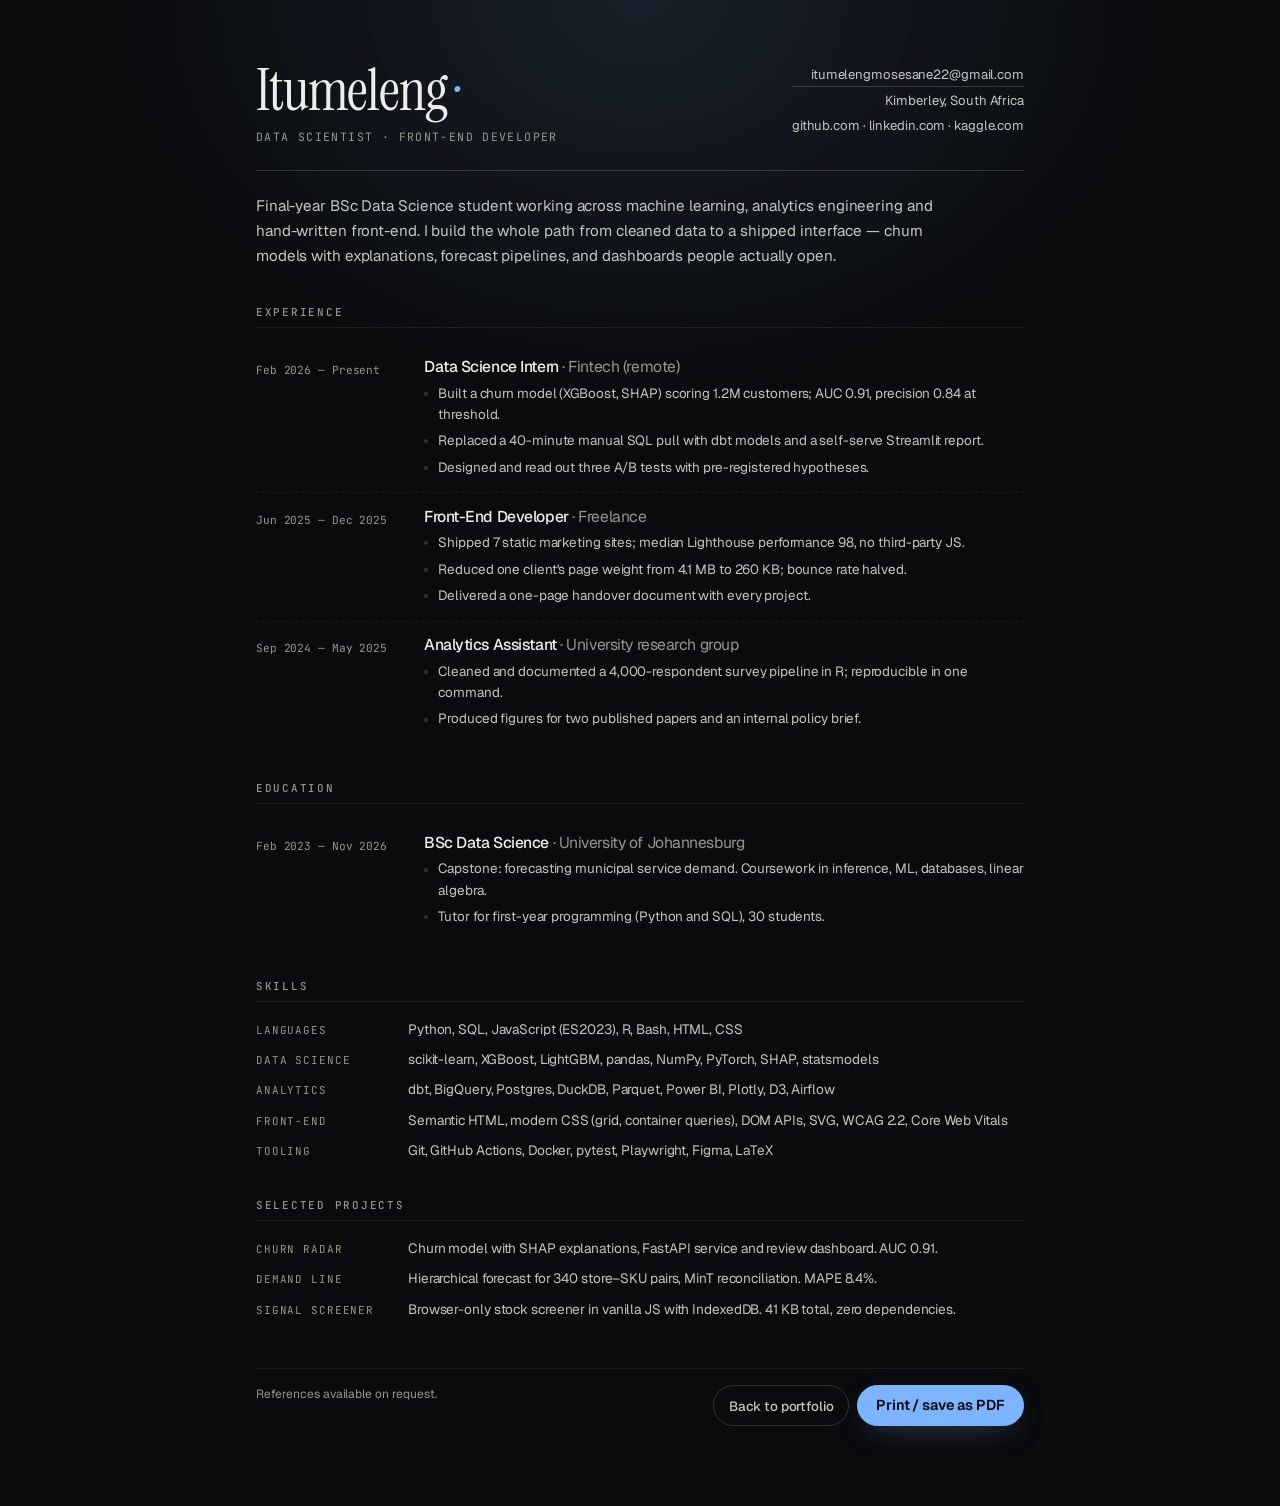
<file: resume.html>
<!DOCTYPE html>
<html lang="en" data-theme="dark">
<head>
  <meta charset="utf-8" />
  <meta name="viewport" content="width=device-width, initial-scale=1" />
  <title>Résumé — Itumeleng, Data Scientist &amp; Front-End Developer</title>
  <meta name="description" content="One-page résumé for Itumeleng: data science, analytics engineering and front-end development." />
  <meta name="theme-color" content="#0a0b0d" />
  <link rel="canonical" href="https://paska465.github.io/PORTFOLIO/resume.html" />
  <meta property="og:type" content="website" />
  <meta property="og:url" content="https://paska465.github.io/PORTFOLIO/resume.html" />
  <meta property="og:title" content="Résumé — Itumeleng, Data Scientist &amp; Front-End Developer" />
  <meta property="og:image" content="https://paska465.github.io/PORTFOLIO/assets/img/og.png" />
  <meta name="twitter:card" content="summary_large_image" />
  <meta name="twitter:image" content="https://paska465.github.io/PORTFOLIO/assets/img/og.png" />
  <link rel="icon" href="assets/img/favicon.svg" type="image/svg+xml" />
  <link rel="apple-touch-icon" href="assets/img/apple-touch-icon.png" sizes="180x180" />
  <link rel="preconnect" href="https://fonts.googleapis.com" />
  <link rel="preconnect" href="https://fonts.gstatic.com" crossorigin />
  <link rel="stylesheet" href="https://fonts.googleapis.com/css2?family=Geist:wght@300..700&family=Instrument+Serif:ital@0;1&family=JetBrains+Mono:wght@400;500&display=swap" />
  <link rel="stylesheet" href="assets/css/styles.css" />
  <style>
    .resume {
      max-width: 54rem;
      margin-inline: auto;
      padding: clamp(2rem, 6vw, 4rem) var(--gutter) 5rem;
    }
    .resume-top {
      display: flex;
      flex-wrap: wrap;
      justify-content: space-between;
      align-items: flex-start;
      gap: 1rem;
      padding-bottom: 1.5rem;
      border-bottom: 1px solid var(--line-strong);
    }
    .resume h1 {
      font-family: var(--font-display);
      font-size: clamp(2.6rem, 6vw, 3.6rem);
      font-weight: 400;
      letter-spacing: -0.02em;
      line-height: 0.95;
    }
    .resume h1 em { color: var(--accent); font-style: italic; }
    .resume-role {
      margin-top: 0.5rem;
      color: var(--muted);
      font-family: var(--font-mono);
      font-size: 0.72rem;
      letter-spacing: 0.12em;
      text-transform: uppercase;
    }
    .resume-contact {
      display: grid;
      gap: 0.2rem;
      color: var(--text-soft);
      font-size: 0.82rem;
      text-align: right;
    }
    .resume-contact a { color: inherit; text-decoration: none; border-bottom: 1px solid var(--line-strong); }
    .resume-contact a:hover { color: var(--accent); border-color: var(--accent); }
    .resume-summary {
      margin-top: 1.4rem;
      color: var(--text-soft);
      font-size: 0.95rem;
      line-height: 1.65;
      max-width: 68ch;
    }
    .resume-block { margin-top: 2.4rem; }
    .resume-block > h2 {
      margin-bottom: 1rem;
      padding-bottom: 0.5rem;
      border-bottom: 1px solid var(--line);
      color: var(--muted);
      font-family: var(--font-mono);
      font-size: 0.68rem;
      font-weight: 500;
      letter-spacing: 0.16em;
      text-transform: uppercase;
    }
    .resume-entry {
      display: grid;
      grid-template-columns: 9.5rem minmax(0, 1fr);
      gap: 1rem;
      padding-block: 0.9rem;
    }
    .resume-entry + .resume-entry { border-top: 1px dashed var(--line); }
    .resume-when {
      color: var(--muted);
      font-family: var(--font-mono);
      font-size: 0.7rem;
      padding-top: 0.2rem;
    }
    .resume-entry h3 { font-size: 0.98rem; font-weight: 500; }
    .resume-entry .org { color: var(--muted); font-weight: 400; }
    .resume-entry ul { display: grid; gap: 0.3rem; margin-top: 0.45rem; }
    .resume-entry li {
      position: relative;
      padding-left: 0.9rem;
      color: var(--text-soft);
      font-size: 0.84rem;
      line-height: 1.6;
    }
    .resume-entry li::before {
      content: "";
      position: absolute; left: 0; top: 0.68em;
      width: 4px; height: 4px; border-radius: 50%;
      background: var(--line-strong);
    }
    .resume-skills { display: grid; gap: 0.5rem; }
    .resume-skills div { display: grid; grid-template-columns: 8.5rem 1fr; gap: 1rem; align-items: baseline; }
    .resume-skills dt {
      color: var(--muted);
      font-family: var(--font-mono);
      font-size: 0.68rem;
      letter-spacing: 0.08em;
      text-transform: uppercase;
    }
    .resume-skills dd { color: var(--text-soft); font-size: 0.85rem; }
    .resume-footer {
      display: flex;
      flex-wrap: wrap;
      justify-content: space-between;
      gap: 1rem;
      margin-top: 3rem;
      padding-top: 1rem;
      border-top: 1px solid var(--line);
      color: var(--muted);
      font-size: 0.75rem;
    }
    .resume-actions { display: flex; gap: 0.5rem; flex-wrap: wrap; }
    @media (max-width: 680px) {
      .resume-entry { grid-template-columns: 1fr; gap: 0.3rem; }
      .resume-when { text-transform: uppercase; letter-spacing: 0.08em; }
      .resume-contact { text-align: left; }
      .resume-skills div { grid-template-columns: 1fr; gap: 0.1rem; }
    }
  </style>
</head>
<body>
  <main class="resume">
    <header class="resume-top">
      <div>
        <h1>Itumeleng <em>·</em></h1>
        <p class="resume-role">Data Scientist · Front-End Developer</p>
      </div>
      <div class="resume-contact">
        <a href="mailto:itumelengmosesane22@gmail.com">itumelengmosesane22@gmail.com</a>
        <span>Kimberley, South Africa</span>
        <span>github.com · linkedin.com · kaggle.com</span>
      </div>
    </header>

    <p class="resume-summary">
      Final-year BSc Data Science student working across machine learning, analytics engineering and
      hand-written front-end. I build the whole path from cleaned data to a shipped interface —
      churn models with explanations, forecast pipelines, and dashboards people actually open.
    </p>

    <section class="resume-block" aria-labelledby="r-experience">
      <h2 id="r-experience">Experience</h2>

      <article class="resume-entry">
        <p class="resume-when">Feb 2026 — Present</p>
        <div>
          <h3>Data Science Intern <span class="org">· Fintech (remote)</span></h3>
          <ul>
            <li>Built a churn model (XGBoost, SHAP) scoring 1.2M customers; AUC 0.91, precision 0.84 at threshold.</li>
            <li>Replaced a 40-minute manual SQL pull with dbt models and a self-serve Streamlit report.</li>
            <li>Designed and read out three A/B tests with pre-registered hypotheses.</li>
          </ul>
        </div>
      </article>

      <article class="resume-entry">
        <p class="resume-when">Jun 2025 — Dec 2025</p>
        <div>
          <h3>Front-End Developer <span class="org">· Freelance</span></h3>
          <ul>
            <li>Shipped 7 static marketing sites; median Lighthouse performance 98, no third-party JS.</li>
            <li>Reduced one client's page weight from 4.1 MB to 260 KB; bounce rate halved.</li>
            <li>Delivered a one-page handover document with every project.</li>
          </ul>
        </div>
      </article>

      <article class="resume-entry">
        <p class="resume-when">Sep 2024 — May 2025</p>
        <div>
          <h3>Analytics Assistant <span class="org">· University research group</span></h3>
          <ul>
            <li>Cleaned and documented a 4,000-respondent survey pipeline in R; reproducible in one command.</li>
            <li>Produced figures for two published papers and an internal policy brief.</li>
          </ul>
        </div>
      </article>
    </section>

    <section class="resume-block" aria-labelledby="r-education">
      <h2 id="r-education">Education</h2>
      <article class="resume-entry">
        <p class="resume-when">Feb 2023 — Nov 2026</p>
        <div>
          <h3>BSc Data Science <span class="org">· University of Johannesburg</span></h3>
          <ul>
            <li>Capstone: forecasting municipal service demand. Coursework in inference, ML, databases, linear algebra.</li>
            <li>Tutor for first-year programming (Python and SQL), 30 students.</li>
          </ul>
        </div>
      </article>
    </section>

    <section class="resume-block" aria-labelledby="r-skills">
      <h2 id="r-skills">Skills</h2>
      <dl class="resume-skills">
        <div><dt>Languages</dt><dd>Python, SQL, JavaScript (ES2023), R, Bash, HTML, CSS</dd></div>
        <div><dt>Data science</dt><dd>scikit-learn, XGBoost, LightGBM, pandas, NumPy, PyTorch, SHAP, statsmodels</dd></div>
        <div><dt>Analytics</dt><dd>dbt, BigQuery, Postgres, DuckDB, Parquet, Power BI, Plotly, D3, Airflow</dd></div>
        <div><dt>Front-end</dt><dd>Semantic HTML, modern CSS (grid, container queries), DOM APIs, SVG, WCAG 2.2, Core Web Vitals</dd></div>
        <div><dt>Tooling</dt><dd>Git, GitHub Actions, Docker, pytest, Playwright, Figma, LaTeX</dd></div>
      </dl>
    </section>

    <section class="resume-block" aria-labelledby="r-projects">
      <h2 id="r-projects">Selected projects</h2>
      <dl class="resume-skills">
        <div><dt>Churn Radar</dt><dd>Churn model with SHAP explanations, FastAPI service and review dashboard. AUC 0.91.</dd></div>
        <div><dt>Demand Line</dt><dd>Hierarchical forecast for 340 store–SKU pairs, MinT reconciliation. MAPE 8.4%.</dd></div>
        <div><dt>Signal Screener</dt><dd>Browser-only stock screener in vanilla JS with IndexedDB. 41 KB total, zero dependencies.</dd></div>
      </dl>
    </section>

    <footer class="resume-footer">
      <p>References available on request.</p>
      <div class="resume-actions">
        <a class="button button-ghost" href="index.html">Back to portfolio</a>
        <button class="button button-primary" type="button" onclick="window.print()">Print / save as PDF</button>
      </div>
    </footer>
  </main>
</body>
</html>
</file>
<file: assets/css/styles.css>
/* ==========================================================================
   Itumeleng — portfolio stylesheet
   1. Tokens
   2. Reset & base
   3. Layout primitives
   4. Buttons, chips, links
   5. Header & nav
   6. Hero
   7. Stats
   8. Work
   9. About
   10. Skills
   11. Experience
   12. Writing & quotes
   13. Contact
   14. Footer
   15. Palette, toast, utilities
   16. Motion, responsive, print
   ========================================================================== */

/* ───────────────────────────── 1. Tokens ───────────────────────────── */
:root {
  --font-sans: "Geist", -apple-system, BlinkMacSystemFont, "Segoe UI", Roboto, Helvetica, Arial, sans-serif;
  --font-display: "Instrument Serif", "Iowan Old Style", Georgia, "Times New Roman", serif;
  --font-mono: "JetBrains Mono", ui-monospace, SFMono-Regular, Menlo, Consolas, monospace;

  --shell: 1200px;
  --gutter: clamp(1.25rem, 5vw, 3rem);
  --radius-sm: 0.5rem;
  --radius: 0.875rem;
  --radius-lg: 1.25rem;
  --radius-pill: 999px;

  --step--1: clamp(0.78rem, 0.75rem + 0.15vw, 0.85rem);
  --step-0: clamp(1rem, 0.94rem + 0.25vw, 1.06rem);
  --step-1: clamp(1.1rem, 1rem + 0.5vw, 1.28rem);
  --step-2: clamp(1.45rem, 1.2rem + 1.1vw, 1.9rem);
  --step-3: clamp(1.9rem, 1.4rem + 2.4vw, 3rem);
  --step-4: clamp(2.5rem, 1.7rem + 3.8vw, 4.6rem);
  --step-5: clamp(2.9rem, 1.8rem + 5.4vw, 5.6rem);

  --ease: cubic-bezier(0.22, 0.61, 0.36, 1);
  --ease-out: cubic-bezier(0.16, 1, 0.3, 1);

  --header-h: 4.25rem;
  --max-text: 62ch;
}

:root,
[data-theme="dark"] {
  color-scheme: dark;
  --bg: #0a0b0d;
  --bg-elevated: #0e1013;
  --surface: #111316;
  --surface-2: #171a1f;
  --surface-3: #1d2127;
  --text: #eceee9;
  --text-soft: #c3c6c0;
  --muted: #93988f;
  --line: rgb(255 255 255 / 0.08);
  --line-strong: rgb(255 255 255 / 0.16);
  --accent: #7cb4ff;
  --accent-soft: rgb(124 180 255 / 0.13);
  --accent-solid: #7cb4ff;
  --accent-ink: #05080f;
  --danger: #ff8b7a;
  --success: var(--accent);
  --shadow-sm: 0 1px 2px rgb(0 0 0 / 0.4);
  --shadow: 0 18px 40px -18px rgb(0 0 0 / 0.8);
  --shadow-lg: 0 40px 80px -32px rgb(0 0 0 / 0.85);
  --grain-opacity: 0.035;
  --glow: radial-gradient(60% 60% at 50% 0%, rgb(124 180 255 / 0.12), transparent 70%);
}

[data-theme="light"] {
  color-scheme: light;
  --bg: #f5f4ef;
  --bg-elevated: #efeee8;
  --surface: #ffffff;
  --surface-2: #faf9f5;
  --surface-3: #f1f0ea;
  --text: #131511;
  --text-soft: #2f332c;
  --muted: #61665d;
  --line: rgb(16 20 10 / 0.1);
  --line-strong: rgb(16 20 10 / 0.2);
  --accent: #1d4ed8;
  --accent-soft: rgb(29 78 216 / 0.08);
  --accent-solid: #1d4ed8;
  --accent-ink: #ffffff;
  --danger: #b3261e;
  --success: var(--accent);
  --shadow-sm: 0 1px 2px rgb(20 24 14 / 0.06);
  --shadow: 0 18px 40px -22px rgb(20 24 14 / 0.22);
  --shadow-lg: 0 40px 80px -36px rgb(20 24 14 / 0.28);
  --grain-opacity: 0.022;
  --glow: radial-gradient(60% 60% at 50% 0%, rgb(29 78 216 / 0.06), transparent 70%);
}

/* ───────────────────────────── 2. Reset & base ───────────────────────────── */
*,
*::before,
*::after {
  box-sizing: border-box;
}

* {
  margin: 0;
}

html {
  -webkit-text-size-adjust: 100%;
  scroll-behavior: smooth;
  overscroll-behavior-y: none;
}

body {
  min-height: 100vh;
  background-color: var(--bg);
  background-image: var(--glow);
  background-repeat: no-repeat;
  background-size: 100% 60rem;
  color: var(--text);
  font-family: var(--font-sans);
  font-size: var(--step-0);
  font-weight: 400;
  line-height: 1.65;
  letter-spacing: -0.006em;
  -webkit-font-smoothing: antialiased;
  text-rendering: optimizeLegibility;
  overflow-x: hidden;
}

img,
svg,
video {
  display: block;
  max-width: 100%;
}

h1,
h2,
h3,
h4 {
  font-weight: 500;
  line-height: 1.1;
  letter-spacing: -0.028em;
  text-wrap: balance;
}

p {
  text-wrap: pretty;
}

a {
  color: inherit;
  text-decoration-color: var(--line-strong);
  text-underline-offset: 0.22em;
}

a:hover {
  text-decoration-color: currentColor;
}

button,
input,
select,
textarea {
  font: inherit;
  color: inherit;
  letter-spacing: inherit;
}

button {
  cursor: pointer;
}

ul,
ol {
  list-style: none;
  padding: 0;
}

::selection {
  background: var(--accent-solid);
  color: var(--accent-ink);
}

:focus-visible {
  outline: 2px solid var(--accent);
  outline-offset: 3px;
  border-radius: 3px;
}

:where(a, button, input, select, textarea, summary):focus:not(:focus-visible) {
  outline: none;
}

code,
kbd {
  font-family: var(--font-mono);
  font-size: 0.86em;
}

kbd {
  display: inline-block;
  padding: 0.1em 0.42em;
  border: 1px solid var(--line-strong);
  border-bottom-width: 2px;
  border-radius: 5px;
  background: var(--surface-2);
  font-size: 0.75em;
  line-height: 1.5;
  color: var(--text-soft);
}

.shell {
  width: 100%;
  max-width: var(--shell);
  margin-inline: auto;
  padding-inline: var(--gutter);
}

.section {
  padding-block: clamp(4rem, 9vw, 7.5rem);
  scroll-margin-top: calc(var(--header-h) + 1rem);
}

.section-alt {
  background: linear-gradient(180deg, transparent, var(--bg-elevated) 12%, var(--bg-elevated) 88%, transparent);
  border-block: 1px solid var(--line);
}

.section-tight {
  padding-block: clamp(2rem, 5vw, 3.5rem);
}

.visually-hidden {
  position: absolute !important;
  width: 1px;
  height: 1px;
  padding: 0;
  margin: -1px;
  overflow: hidden;
  clip-path: inset(50%);
  white-space: nowrap;
  border: 0;
}

.skip-link {
  position: absolute;
  top: 0.75rem;
  left: 0.75rem;
  z-index: 200;
  padding: 0.6rem 1rem;
  border-radius: var(--radius-pill);
  background: var(--accent-solid);
  color: var(--accent-ink);
  font-size: 0.85rem;
  font-weight: 600;
  text-decoration: none;
  transform: translateY(-150%);
  transition: transform 0.2s var(--ease);
}

.skip-link:focus-visible {
  transform: translateY(0);
}

.grain {
  position: fixed;
  inset: 0;
  z-index: 1;
  pointer-events: none;
  opacity: var(--grain-opacity);
  background-image: url("data:image/svg+xml,%3Csvg xmlns='http://www.w3.org/2000/svg' width='160' height='160'%3E%3Cfilter id='n'%3E%3CfeTurbulence type='fractalNoise' baseFrequency='0.85' numOctaves='3'/%3E%3C/filter%3E%3Crect width='160' height='160' filter='url(%23n)'/%3E%3C/svg%3E");
}

/* ───────────────────────────── 3. Section furniture ───────────────────────────── */
.section-head {
  max-width: 46rem;
  margin-bottom: clamp(2rem, 4vw, 3rem);
}

.section-kicker {
  display: flex;
  align-items: center;
  gap: 0.6rem;
  margin-bottom: 1rem;
  color: var(--muted);
  font-family: var(--font-mono);
  font-size: 0.73rem;
  letter-spacing: 0.16em;
  text-transform: uppercase;
}

.section-kicker span {
  color: var(--accent);
  font-weight: 500;
}

.section-kicker::after {
  content: "";
  width: 2.5rem;
  height: 1px;
  background: var(--line-strong);
}

.section-title {
  font-family: var(--font-display);
  font-size: var(--step-4);
  font-weight: 400;
  letter-spacing: -0.02em;
  line-height: 0.98;
  max-width: 22ch;
}

.section-title em {
  font-style: italic;
  color: var(--accent);
}

.section-lede {
  margin-top: 1.1rem;
  max-width: 52ch;
  color: var(--muted);
  font-size: var(--step-0);
}

.lede {
  margin-top: 1.2rem;
  color: var(--text-soft);
  font-size: var(--step-1);
  line-height: 1.55;
  letter-spacing: -0.012em;
}

/* ───────────────────────────── 4. Buttons, chips, links ───────────────────────────── */
.button {
  --btn-bg: transparent;
  --btn-ink: var(--text);
  --btn-border: transparent;
  display: inline-flex;
  align-items: center;
  justify-content: center;
  gap: 0.55rem;
  padding: 0.68rem 1.15rem;
  border: 1px solid var(--btn-border);
  border-radius: var(--radius-pill);
  background: var(--btn-bg);
  color: var(--btn-ink);
  font-size: 0.9rem;
  font-weight: 500;
  letter-spacing: -0.01em;
  line-height: 1.2;
  text-decoration: none;
  white-space: nowrap;
  touch-action: manipulation;
  transition: transform 0.18s var(--ease), background-color 0.18s var(--ease),
    border-color 0.18s var(--ease), color 0.18s var(--ease), box-shadow 0.18s var(--ease);
}

.button svg {
  flex: none;
  transition: transform 0.2s var(--ease);
}

.button:hover {
  transform: translateY(-1px);
}

.button:active {
  transform: translateY(0);
}

.button-primary {
  --btn-bg: var(--accent-solid);
  --btn-ink: var(--accent-ink);
  --btn-border: var(--accent-solid);
  font-weight: 600;
  box-shadow: 0 10px 30px -14px color-mix(in oklab, var(--accent-solid) 55%, transparent);
}

.button-primary:hover {
  box-shadow: 0 16px 36px -16px color-mix(in oklab, var(--accent-solid) 65%, transparent);
}

.button-primary:hover svg {
  transform: translateX(3px);
}

.button-quiet {
  --btn-border: var(--line-strong);
  --btn-bg: var(--surface);
  color: var(--text-soft);
  font-family: var(--font-mono);
  font-size: 0.8rem;
  font-weight: 400;
}

.button-quiet:hover {
  --btn-border: var(--accent);
  color: var(--text);
}

.button-ghost {
  --btn-border: var(--line-strong);
  color: var(--text-soft);
  font-size: 0.84rem;
  padding: 0.5rem 0.9rem;
}

.button-ghost:hover {
  --btn-border: var(--accent);
  color: var(--text);
}

/* Header résumé: always visible, reads as the secondary call to action. */
.header-resume {
  gap: 0.42rem;
  background: var(--surface);
  color: var(--text);
}

.header-resume svg {
  color: var(--accent);
}

.header-resume:hover {
  color: var(--accent);
}

.header-resume-label {
  white-space: nowrap;
}

/* The same destination appears inside the mobile menu panel. */
.nav-resume {
  display: none;
}

.icon-button {
  display: inline-grid;
  place-items: center;
  width: 2.25rem;
  height: 2.25rem;
  padding: 0;
  border: 1px solid var(--line);
  border-radius: var(--radius-pill);
  background: transparent;
  color: var(--text-soft);
  transition: color 0.18s var(--ease), border-color 0.18s var(--ease), background-color 0.18s var(--ease);
}

.icon-button:hover {
  border-color: var(--line-strong);
  background: var(--surface-2);
  color: var(--text);
}

.chip {
  display: inline-flex;
  align-items: center;
  gap: 0.4rem;
  padding: 0.22rem 0.6rem;
  border: 1px solid var(--line-strong);
  border-radius: var(--radius-pill);
  color: var(--muted);
  font-family: var(--font-mono);
  font-size: 0.68rem;
  letter-spacing: 0.06em;
  text-transform: uppercase;
}

.chip-live {
  border-color: color-mix(in oklab, var(--accent) 40%, transparent);
  background: var(--accent-soft);
  color: var(--accent);
}

.inline-link {
  display: inline-block;
  padding-block: 0.25rem;
  color: var(--accent);
  font-size: 0.85rem;
  font-weight: 500;
  text-decoration: underline;
  text-decoration-color: color-mix(in oklab, var(--accent) 40%, transparent);
  text-underline-offset: 0.2em;
}

.inline-link:hover {
  text-decoration-color: currentColor;
}

/* ───────────────────────────── 5. Header & nav ───────────────────────────── */
.site-header {
  position: sticky;
  top: 0;
  z-index: 50;
  background: color-mix(in oklab, var(--bg) 82%, transparent);
  border-bottom: 1px solid transparent;
  backdrop-filter: blur(16px) saturate(140%);
  -webkit-backdrop-filter: blur(16px) saturate(140%);
  transition: border-color 0.25s var(--ease), background-color 0.25s var(--ease);
}

.site-header.is-stuck {
  border-bottom-color: var(--line);
}

.header-inner {
  display: flex;
  align-items: center;
  gap: 1rem;
  height: var(--header-h);
}

.brand {
  display: inline-flex;
  align-items: center;
  gap: 0.6rem;
  text-decoration: none;
  color: var(--text);
}

.brand-mark {
  color: var(--accent);
  display: grid;
  place-items: center;
}

.brand-text {
  display: flex;
  flex-direction: column;
  line-height: 1.15;
}

.brand-name {
  font-size: 0.95rem;
  font-weight: 600;
  letter-spacing: -0.02em;
}

.brand-role {
  color: var(--muted);
  font-family: var(--font-mono);
  font-size: 0.62rem;
  letter-spacing: 0.14em;
  text-transform: uppercase;
}

.nav {
  margin-inline: auto;
}

.nav-list {
  display: flex;
  align-items: center;
  gap: 0.15rem;
}

.nav-list a {
  position: relative;
  display: inline-block;
  padding: 0.45rem 0.7rem;
  border-radius: var(--radius-sm);
  color: var(--muted);
  font-size: 0.855rem;
  text-decoration: none;
  transition: color 0.18s var(--ease), background-color 0.18s var(--ease);
}

.nav-list a:hover {
  color: var(--text);
  background: var(--surface-2);
}

.nav-list a.is-current {
  color: var(--text);
}

.nav-list a.is-current::after {
  content: "";
  position: absolute;
  left: 0.7rem;
  right: 0.7rem;
  bottom: 0.15rem;
  height: 2px;
  border-radius: 2px;
  background: var(--accent);
}

.header-actions {
  display: flex;
  align-items: center;
  gap: 0.5rem;
  margin-left: auto;
}

.theme-toggle .icon-moon {
  display: none;
}

[data-theme="light"] .theme-toggle .icon-sun {
  display: none;
}

[data-theme="light"] .theme-toggle .icon-moon {
  display: block;
}

.menu-toggle {
  display: none;
}

.menu-lines {
  display: grid;
  gap: 4px;
  width: 16px;
}

.menu-lines span {
  height: 1.5px;
  background: currentColor;
  border-radius: 2px;
  transition: transform 0.22s var(--ease), opacity 0.22s var(--ease);
}

.menu-toggle[aria-expanded="true"] .menu-lines span:first-child {
  transform: translateY(2.75px) rotate(45deg);
}

.menu-toggle[aria-expanded="true"] .menu-lines span:last-child {
  transform: translateY(-2.75px) rotate(-45deg);
}

.scroll-progress {
  position: absolute;
  inset-inline: 0;
  bottom: -1px;
  height: 2px;
  background: transparent;
}

.scroll-progress span {
  display: block;
  height: 100%;
  width: 0;
  background: linear-gradient(90deg, var(--accent), color-mix(in oklab, var(--accent) 40%, var(--text)));
  transform-origin: 0 50%;
}

/* ───────────────────────────── 6. Hero ───────────────────────────── */
.hero {
  position: relative;
  padding-block: clamp(3.5rem, 7vw, 6rem) clamp(2rem, 4vw, 3rem);
  overflow: clip;
}

.hero::before {
  content: "";
  position: absolute;
  inset: 0;
  background-image: linear-gradient(var(--line) 1px, transparent 1px),
    linear-gradient(90deg, var(--line) 1px, transparent 1px);
  background-size: 72px 72px;
  mask-image: radial-gradient(70% 70% at 30% 30%, #000 0%, transparent 75%);
  -webkit-mask-image: radial-gradient(70% 70% at 30% 30%, #000 0%, transparent 75%);
  opacity: 0.65;
  pointer-events: none;
}

.hero-grid {
  position: relative;
  display: grid;
  grid-template-columns: minmax(0, 1.08fr) minmax(0, 0.92fr);
  align-items: center;
  gap: clamp(2rem, 4vw, 4rem);
}

.eyebrow {
  display: inline-flex;
  align-items: center;
  gap: 0.55rem;
  padding: 0.32rem 0.75rem 0.32rem 0.6rem;
  border: 1px solid var(--line-strong);
  border-radius: var(--radius-pill);
  background: var(--surface);
  color: var(--text-soft);
  font-family: var(--font-mono);
  font-size: 0.7rem;
  letter-spacing: 0.02em;
}

.status-dot {
  position: relative;
  width: 6px;
  height: 6px;
  border-radius: 50%;
  background: var(--accent);
  box-shadow: 0 0 0 3px var(--accent-soft);
}

.status-dot::after {
  content: "";
  position: absolute;
  inset: -4px;
  border-radius: 50%;
  border: 1px solid var(--accent);
  opacity: 0;
  animation: pulse 2.8s var(--ease) infinite;
}

@keyframes pulse {
  0% {
    opacity: 0.6;
    transform: scale(0.7);
  }
  70%,
  100% {
    opacity: 0;
    transform: scale(1.9);
  }
}

.hero-title {
  margin-top: 1.4rem;
  font-family: var(--font-display);
  font-size: var(--step-5);
  font-weight: 400;
  line-height: 0.92;
  letter-spacing: -0.03em;
}

.hero-title em {
  font-style: italic;
  color: var(--accent);
  padding-right: 0.04em;
}

.hero-title-line {
  display: block;
  margin-top: 0.25em;
  color: var(--muted);
  font-size: 0.52em;
  letter-spacing: -0.02em;
  line-height: 1.15;
}

.hero-lede {
  max-width: 44ch;
  margin-top: 1.4rem;
  color: var(--text-soft);
  font-size: var(--step-0);
  line-height: 1.7;
}

.hero-actions {
  display: flex;
  flex-wrap: wrap;
  align-items: center;
  gap: 0.65rem;
  margin-top: 1.8rem;
}

.hero-facts {
  display: flex;
  flex-wrap: wrap;
  gap: 1.5rem 2.4rem;
  margin-top: 2.4rem;
  padding-top: 1.4rem;
  border-top: 1px solid var(--line);
}

.hero-facts div {
  display: grid;
  gap: 0.15rem;
}

.hero-facts dt {
  color: var(--muted);
  font-family: var(--font-mono);
  font-size: 0.64rem;
  letter-spacing: 0.14em;
  text-transform: uppercase;
}

.hero-facts dd {
  font-size: 0.86rem;
  color: var(--text-soft);
}

/* Hero visual */
.hero-visual {
  position: relative;
}

.chart-card {
  position: relative;
  padding: 1.15rem;
  border: 1px solid var(--line-strong);
  border-radius: var(--radius-lg);
  background: linear-gradient(160deg, var(--surface-2), var(--surface) 55%);
  box-shadow: var(--shadow-lg);
}

.chart-card::after {
  content: "";
  position: absolute;
  inset: -1px;
  border-radius: inherit;
  padding: 1px;
  background: linear-gradient(140deg, color-mix(in oklab, var(--accent) 45%, transparent), transparent 45%);
  mask: linear-gradient(#000 0 0) content-box, linear-gradient(#000 0 0);
  -webkit-mask: linear-gradient(#000 0 0) content-box, linear-gradient(#000 0 0);
  mask-composite: exclude;
  -webkit-mask-composite: xor;
  pointer-events: none;
}

.chart-card-head {
  display: flex;
  align-items: flex-start;
  justify-content: space-between;
  gap: 1rem;
  margin-bottom: 0.4rem;
}

.chart-label {
  color: var(--muted);
  font-family: var(--font-mono);
  font-size: 0.63rem;
  letter-spacing: 0.14em;
  text-transform: uppercase;
}

.chart-title {
  margin-top: 0.25rem;
  font-size: 0.9rem;
  font-weight: 500;
  letter-spacing: -0.015em;
}

.chart {
  width: 100%;
  height: auto;
  margin-block: 0.6rem 0.9rem;
  overflow: visible;
}

.chart-grid line {
  stroke: var(--line);
  stroke-width: 1;
}

.chart-line {
  stroke-dasharray: 620;
  stroke-dashoffset: 620;
  animation: draw 1.8s 0.25s var(--ease-out) forwards;
}

.chart-area {
  opacity: 0;
  animation: fade 1s 1s var(--ease) forwards;
}

.chart-points circle {
  fill: var(--bg);
  stroke: var(--accent);
  stroke-width: 2;
}

.chart-annotate line {
  stroke: var(--line-strong);
  stroke-width: 1;
}

.chart-annotate text {
  fill: var(--muted);
  font-family: var(--font-mono);
  font-size: 10px;
  letter-spacing: 0.08em;
  text-transform: uppercase;
}

@keyframes draw {
  to {
    stroke-dashoffset: 0;
  }
}

@keyframes fade {
  to {
    opacity: 1;
  }
}

.chart-stats {
  display: grid;
  grid-template-columns: repeat(3, minmax(0, 1fr));
  gap: 0.75rem;
  padding-top: 0.9rem;
  border-top: 1px solid var(--line);
}

.chart-stats dt {
  color: var(--muted);
  font-family: var(--font-mono);
  font-size: 0.6rem;
  letter-spacing: 0.12em;
  text-transform: uppercase;
}

.chart-stats dd {
  margin-top: 0.15rem;
  font-family: var(--font-mono);
  font-size: 1rem;
  font-variant-numeric: tabular-nums;
  color: var(--text);
}

.chart-caption {
  margin-top: 0.85rem;
  color: var(--muted);
  font-size: 0.75rem;
  text-align: right;
}

.chart-caption a {
  color: var(--text-soft);
}

/* Stack strip */
.stack-strip {
  display: flex;
  flex-wrap: wrap;
  align-items: center;
  gap: 0.85rem 1.5rem;
  margin-top: clamp(2.5rem, 5vw, 4rem);
  padding-top: 1.5rem;
  border-top: 1px solid var(--line);
}

.stack-strip-label {
  color: var(--muted);
  font-family: var(--font-mono);
  font-size: 0.64rem;
  letter-spacing: 0.16em;
  text-transform: uppercase;
}

.stack-list {
  display: flex;
  flex-wrap: wrap;
  gap: 0.5rem;
}

.stack-list li {
  padding: 0.25rem 0.65rem;
  border: 1px solid var(--line);
  border-radius: var(--radius-pill);
  background: var(--surface);
  color: var(--text-soft);
  font-family: var(--font-mono);
  font-size: 0.72rem;
}

/* ───────────────────────────── 7. Stats ───────────────────────────── */
.stats-band {
  border-block: 1px solid var(--line);
  background: var(--surface);
}

.stats-grid {
  display: grid;
  grid-template-columns: repeat(4, minmax(0, 1fr));
  gap: 1px;
  background: var(--line);
}

.stat {
  display: grid;
  gap: 0.2rem;
  padding: 1.6rem 1.2rem;
  background: var(--surface);
}

.stat-value {
  font-family: var(--font-display);
  font-size: clamp(1.9rem, 3.4vw, 2.7rem);
  line-height: 1;
  letter-spacing: -0.02em;
  color: var(--text);
  font-variant-numeric: tabular-nums lining-nums;
}

.stat-label {
  color: var(--muted);
  font-family: var(--font-mono);
  font-size: 0.67rem;
  letter-spacing: 0.1em;
  text-transform: uppercase;
}

/* ───────────────────────────── 8. Work ───────────────────────────── */
.filter-bar {
  display: flex;
  flex-wrap: wrap;
  gap: 0.4rem;
  margin-bottom: 1rem;
}

.filter-chip {
  display: inline-flex;
  align-items: center;
  gap: 0.45rem;
  padding: 0.42rem 0.8rem;
  border: 1px solid var(--line);
  border-radius: var(--radius-pill);
  background: transparent;
  color: var(--muted);
  font-size: 0.82rem;
  transition: color 0.18s var(--ease), border-color 0.18s var(--ease), background-color 0.18s var(--ease);
}

.filter-chip:hover {
  color: var(--text);
  border-color: var(--line-strong);
}

.filter-chip[aria-pressed="true"] {
  border-color: var(--accent);
  background: var(--accent-soft);
  color: var(--text);
}

.filter-count {
  font-family: var(--font-mono);
  font-size: 0.66rem;
  color: var(--muted);
  font-variant-numeric: tabular-nums;
}

.filter-status {
  margin-bottom: 1.6rem;
  color: var(--muted);
  font-family: var(--font-mono);
  font-size: 0.7rem;
  letter-spacing: 0.04em;
}

.work-grid {
  display: grid;
  grid-template-columns: repeat(auto-fill, minmax(min(100%, 19rem), 1fr));
  gap: 1.1rem;
}

.work-card {
  min-width: 0;
}

.work-card[hidden] {
  display: none;
}

.work-card article {
  position: relative;
  display: flex;
  flex-direction: column;
  height: 100%;
  border: 1px solid var(--line);
  border-radius: var(--radius-lg);
  background: var(--surface);
  overflow: hidden;
  transition: border-color 0.25s var(--ease), transform 0.3s var(--ease-out), box-shadow 0.3s var(--ease-out);
}

.work-card article::after {
  content: "";
  position: absolute;
  inset: 0;
  border-radius: inherit;
  background: linear-gradient(180deg, transparent 55%, var(--accent-soft));
  opacity: 0;
  transition: opacity 0.3s var(--ease);
  pointer-events: none;
}

.work-card article:hover {
  transform: translateY(-3px);
  border-color: var(--line-strong);
  box-shadow: var(--shadow);
}

.work-card article:hover::after {
  opacity: 1;
}

.work-card article:focus-within {
  border-color: var(--accent);
}

.work-thumb {
  display: grid;
  place-items: center;
  padding: 1.4rem 1.4rem 0.6rem;
  color: var(--text);
}

.work-thumb svg {
  width: 100%;
  height: auto;
  max-height: 9.5rem;
}

.thumb-grid line {
  stroke: var(--line);
  stroke-width: 1;
}

.thumb-bars rect {
  fill: color-mix(in oklab, var(--accent) 32%, transparent);
}

.thumb-dots circle {
  fill: color-mix(in oklab, var(--accent) 30%, transparent);
}

.work-body {
  position: relative;
  z-index: 1;
  display: flex;
  flex: 1;
  flex-direction: column;
  gap: 0.55rem;
  padding: 1rem 1.4rem 1.35rem;
}

.work-index {
  color: var(--muted);
  font-family: var(--font-mono);
  font-size: 0.63rem;
  letter-spacing: 0.12em;
  text-transform: uppercase;
}

.work-body h3 {
  font-size: 1.2rem;
  font-weight: 500;
  letter-spacing: -0.02em;
}

.work-body h3 a {
  text-decoration: none;
}

.work-body h3 a::after {
  content: "";
  position: absolute;
  inset: 0;
  z-index: 2;
}

.work-body h3 a:hover {
  color: var(--accent);
}

.work-desc {
  color: var(--muted);
  font-size: 0.875rem;
  line-height: 1.62;
}

.tag-list {
  display: flex;
  flex-wrap: wrap;
  gap: 0.35rem;
  margin-top: auto;
  padding-top: 0.4rem;
}

.tag-list li {
  padding: 0.16rem 0.5rem;
  border-radius: 5px;
  background: var(--surface-3);
  color: var(--text-soft);
  font-family: var(--font-mono);
  font-size: 0.66rem;
}

.work-metric {
  display: flex;
  flex-wrap: wrap;
  align-items: baseline;
  gap: 0.5rem;
  margin-top: 0.2rem;
  padding-top: 0.7rem;
  border-top: 1px dashed var(--line);
  color: var(--text-soft);
  font-family: var(--font-mono);
  font-size: 0.7rem;
  font-variant-numeric: tabular-nums;
}

.metric-label {
  color: var(--accent);
  letter-spacing: 0.1em;
  text-transform: uppercase;
  font-size: 0.62rem;
}

/* ───────────────────────────── 9. About ───────────────────────────── */
.about-grid {
  display: grid;
  grid-template-columns: minmax(0, 1.25fr) minmax(0, 0.75fr);
  gap: clamp(2rem, 5vw, 4.5rem);
  align-items: start;
}

.about-copy > p {
  max-width: var(--max-text);
  color: var(--text-soft);
  margin-top: 1rem;
}

.about-copy .section-title {
  margin-bottom: 0;
}

.principle-list {
  display: grid;
  gap: 0.9rem;
  margin-top: 1.8rem;
  max-width: var(--max-text);
}

.principle-list li {
  position: relative;
  padding-left: 1.4rem;
  color: var(--muted);
  font-size: 0.9rem;
  line-height: 1.6;
}

.principle-list li::before {
  content: "";
  position: absolute;
  left: 0;
  top: 0.62em;
  width: 0.5rem;
  height: 1px;
  background: var(--accent);
}

.principle-list strong {
  display: block;
  color: var(--text);
  font-weight: 500;
  margin-bottom: 0.1rem;
}

.about-card {
  position: sticky;
  top: calc(var(--header-h) + 1.5rem);
  display: grid;
  gap: 1rem;
}

.id-card {
  padding: 1.35rem;
  border: 1px solid var(--line-strong);
  border-radius: var(--radius-lg);
  background: linear-gradient(155deg, var(--surface-2), var(--surface) 60%);
  box-shadow: var(--shadow);
}

.id-card-top {
  display: flex;
  align-items: center;
  gap: 0.85rem;
  padding-bottom: 1rem;
  border-bottom: 1px solid var(--line);
}

.monogram {
  display: grid;
  place-items: center;
  width: 3rem;
  height: 3rem;
  border-radius: 50%;
  background: var(--accent-solid);
  color: var(--accent-ink);
  font-family: var(--font-display);
  font-size: 1.6rem;
  line-height: 1;
  padding-top: 0.2em;
}

.id-name {
  font-size: 1rem;
  font-weight: 600;
  letter-spacing: -0.02em;
}

.id-role {
  color: var(--muted);
  font-family: var(--font-mono);
  font-size: 0.66rem;
  letter-spacing: 0.06em;
  text-transform: uppercase;
}

.id-facts {
  display: grid;
  gap: 0.7rem;
  padding-block: 1rem;
}

.id-facts div {
  display: flex;
  justify-content: space-between;
  gap: 1rem;
  font-size: 0.82rem;
}

.id-facts dt {
  color: var(--muted);
  font-family: var(--font-mono);
  font-size: 0.66rem;
  letter-spacing: 0.08em;
  text-transform: uppercase;
  padding-top: 0.15rem;
  white-space: nowrap;
}

.id-facts dd {
  text-align: right;
  color: var(--text-soft);
  min-width: 0;
}

.id-footer {
  display: flex;
  align-items: center;
  justify-content: space-between;
  gap: 1rem;
  padding-top: 0.9rem;
  border-top: 1px solid var(--line);
}

.pull-quote {
  padding: 1rem 1.1rem;
  border-left: 2px solid var(--accent);
  background: var(--accent-soft);
  border-radius: 0 var(--radius) var(--radius) 0;
}

.pull-quote p {
  font-family: var(--font-display);
  font-size: 1.15rem;
  line-height: 1.3;
  color: var(--text);
}

/* ───────────────────────────── 10. Skills ───────────────────────────── */
.skills-grid {
  display: grid;
  grid-template-columns: repeat(3, minmax(0, 1fr));
  gap: 1.1rem;
}

.skill-column {
  padding: 1.4rem;
  border: 1px solid var(--line);
  border-radius: var(--radius-lg);
  background: var(--surface);
}

.skill-column h3 {
  padding-bottom: 0.9rem;
  margin-bottom: 0.35rem;
  border-bottom: 1px solid var(--line);
  font-family: var(--font-mono);
  font-size: 0.7rem;
  font-weight: 500;
  letter-spacing: 0.14em;
  text-transform: uppercase;
  color: var(--accent);
}

.skill-list li {
  display: grid;
  gap: 0.4rem;
  padding-block: 0.62rem;
}

.skill-list li + li {
  border-top: 1px dashed var(--line);
}

.skill-name {
  font-size: 0.87rem;
  color: var(--text-soft);
}

.skill-meter {
  display: block;
  height: 3px;
  border-radius: 3px;
  background: var(--surface-3);
  overflow: hidden;
}

.skill-meter > span {
  display: block;
  height: 100%;
  width: var(--level);
  border-radius: inherit;
  background: linear-gradient(90deg, color-mix(in oklab, var(--accent) 55%, transparent), var(--accent));
  transform-origin: 0 50%;
}

.js .skill-meter > span {
  transform: scaleX(0);
  transition: transform 1s var(--ease-out);
}

.js .is-revealed .skill-meter > span,
.js .skill-column.is-revealed .skill-meter > span {
  transform: scaleX(1);
}

.toolbelt {
  margin-top: 1.1rem;
  padding: 1.3rem 1.4rem;
  border: 1px dashed var(--line-strong);
  border-radius: var(--radius-lg);
}

.toolbelt h3 {
  margin-bottom: 0.85rem;
  color: var(--muted);
  font-family: var(--font-mono);
  font-size: 0.66rem;
  font-weight: 400;
  letter-spacing: 0.14em;
  text-transform: uppercase;
}

.chip-row {
  display: flex;
  flex-wrap: wrap;
  gap: 0.4rem;
}

.chip-row li {
  padding: 0.22rem 0.6rem;
  border: 1px solid var(--line);
  border-radius: var(--radius-pill);
  color: var(--text-soft);
  font-family: var(--font-mono);
  font-size: 0.7rem;
}

/* ───────────────────────────── 11. Experience ───────────────────────────── */
.timeline {
  display: grid;
  gap: 0;
  border-top: 1px solid var(--line);
}

.timeline-item {
  display: grid;
  grid-template-columns: 11rem minmax(0, 1fr);
  gap: 1.5rem;
  padding-block: 1.75rem;
  border-bottom: 1px solid var(--line);
}

.timeline-when {
  color: var(--muted);
  font-family: var(--font-mono);
  font-size: 0.72rem;
  letter-spacing: 0.02em;
  padding-top: 0.25rem;
}

.timeline-when span {
  color: var(--accent);
}

.timeline-what h3 {
  font-size: 1.05rem;
  font-weight: 500;
  letter-spacing: -0.015em;
}

.timeline-org {
  color: var(--muted);
  font-weight: 400;
}

.timeline-note {
  margin-top: 0.2rem;
  color: var(--muted);
  font-size: 0.85rem;
}

.timeline-what ul {
  display: grid;
  gap: 0.45rem;
  margin-top: 0.8rem;
}

.timeline-what li {
  position: relative;
  padding-left: 1rem;
  color: var(--text-soft);
  font-size: 0.865rem;
  line-height: 1.6;
}

.timeline-what li::before {
  content: "";
  position: absolute;
  left: 0;
  top: 0.7em;
  width: 4px;
  height: 4px;
  border-radius: 50%;
  background: var(--line-strong);
}

/* ───────────────────────────── 12. Writing & quotes ───────────────────────────── */
.writing-grid {
  display: grid;
  grid-template-columns: repeat(3, minmax(0, 1fr));
  gap: 1.1rem;
}

.note-card {
  height: 100%;
}

.note-link {
  display: flex;
  flex-direction: column;
  gap: 0.55rem;
  height: 100%;
  padding: 1.35rem;
  border: 1px solid var(--line);
  border-radius: var(--radius-lg);
  background: var(--surface);
  text-decoration: none;
  transition: border-color 0.2s var(--ease), transform 0.3s var(--ease-out);
}

.note-link:hover {
  border-color: var(--accent);
  transform: translateY(-2px);
}

.note-meta {
  display: flex;
  flex-wrap: wrap;
  gap: 0.45rem;
  color: var(--muted);
  font-family: var(--font-mono);
  font-size: 0.66rem;
  letter-spacing: 0.04em;
}

.note-link h3 {
  font-size: 1.05rem;
  font-weight: 500;
  letter-spacing: -0.015em;
  color: var(--text);
}

.note-link p {
  color: var(--muted);
  font-size: 0.85rem;
  line-height: 1.6;
}

.note-cta {
  margin-top: auto;
  padding-top: 0.9rem;
  color: var(--accent);
  font-size: 0.8rem;
  font-weight: 500;
}

.quote-grid {
  display: grid;
  grid-template-columns: repeat(3, minmax(0, 1fr));
  gap: 1.1rem;
}

.quote {
  display: flex;
  flex-direction: column;
  gap: 1.1rem;
  height: 100%;
  padding: 1.35rem;
  border: 1px solid var(--line);
  border-radius: var(--radius-lg);
  background: var(--surface-2);
}

.quote blockquote p {
  font-family: var(--font-display);
  font-size: 1.08rem;
  line-height: 1.35;
  color: var(--text);
}

.quote blockquote p::before {
  content: "“";
  color: var(--accent);
}

.quote blockquote p::after {
  content: "”";
  color: var(--accent);
}

.quote figcaption {
  display: flex;
  align-items: center;
  gap: 0.6rem;
  margin-top: auto;
  padding-top: 0.9rem;
  border-top: 1px solid var(--line);
}

.quote-avatar {
  display: grid;
  place-items: center;
  width: 1.9rem;
  height: 1.9rem;
  border-radius: 50%;
  border: 1px solid var(--line-strong);
  color: var(--accent);
  font-family: var(--font-mono);
  font-size: 0.72rem;
}

.quote-name {
  display: block;
  font-size: 0.82rem;
  font-weight: 500;
}

.quote-role {
  display: block;
  color: var(--muted);
  font-size: 0.72rem;
}

/* ───────────────────────────── 13. Contact ───────────────────────────── */
.contact-grid {
  display: grid;
  grid-template-columns: minmax(0, 1fr) minmax(0, 1fr);
  gap: clamp(2rem, 5vw, 4rem);
  align-items: start;
}

.contact-list {
  display: grid;
  gap: 1rem;
  margin-top: 2rem;
  padding-top: 1.4rem;
  border-top: 1px solid var(--line);
}

.contact-list li {
  display: flex;
  flex-wrap: wrap;
  align-items: center;
  gap: 0.6rem 1rem;
}

.contact-label {
  width: 6rem;
  flex: none;
  color: var(--muted);
  font-family: var(--font-mono);
  font-size: 0.65rem;
  letter-spacing: 0.12em;
  text-transform: uppercase;
}

.contact-list a {
  color: var(--text);
  font-size: 0.95rem;
  text-decoration: none;
  border-bottom: 1px solid var(--line-strong);
  transition: border-color 0.18s var(--ease), color 0.18s var(--ease);
}

.contact-list a:hover {
  color: var(--accent);
  border-color: var(--accent);
}

.social-row {
  display: flex;
  flex-wrap: wrap;
  gap: 0.4rem 1rem;
}

.social-row a {
  display: inline-block;
  padding-block: 0.25rem;
  border-bottom: none;
  color: var(--text-soft);
  font-size: 0.9rem;
  text-decoration: underline;
  text-decoration-color: var(--line-strong);
  text-underline-offset: 0.22em;
}

.social-row a:hover {
  color: var(--accent);
  text-decoration-color: currentColor;
}

.copy-button {
  display: inline-grid;
  place-items: center;
  width: 1.9rem;
  height: 1.9rem;
  padding: 0;
  border: 1px solid var(--line);
  border-radius: var(--radius-sm);
  background: var(--surface);
  color: var(--muted);
  transition: color 0.18s var(--ease), border-color 0.18s var(--ease);
}

.copy-button:hover {
  color: var(--accent);
  border-color: var(--accent);
}

.contact-form {
  padding: clamp(1.3rem, 3vw, 2rem);
  border: 1px solid var(--line-strong);
  border-radius: var(--radius-lg);
  background: var(--surface);
  box-shadow: var(--shadow);
}

.form-intro {
  margin-bottom: 1.2rem;
  color: var(--text-soft);
  font-size: 0.9rem;
}

.field {
  display: grid;
  gap: 0.35rem;
  margin-bottom: 1rem;
}

.field label {
  color: var(--text-soft);
  font-family: var(--font-mono);
  font-size: 0.68rem;
  letter-spacing: 0.09em;
  text-transform: uppercase;
}

.field input,
.field select,
.field textarea {
  width: 100%;
  padding: 0.68rem 0.8rem;
  border: 1px solid var(--line-strong);
  border-radius: var(--radius-sm);
  background-color: var(--surface-2);
  color: var(--text);
  font-size: 0.9rem;
  transition: border-color 0.18s var(--ease), background-color 0.18s var(--ease);
}

.field textarea {
  resize: vertical;
  min-height: 6.5rem;
  line-height: 1.55;
}

.field input:hover,
.field select:hover,
.field textarea:hover {
  border-color: var(--muted);
}

.field input:focus-visible,
.field select:focus-visible,
.field textarea:focus-visible {
  outline: 2px solid var(--accent);
  outline-offset: 1px;
  border-color: var(--accent);
}

.field input::placeholder,
.field textarea::placeholder {
  color: var(--muted);
  opacity: 0.75;
}

.field select {
  appearance: none;
  background-image: linear-gradient(45deg, transparent 50%, var(--muted) 50%),
    linear-gradient(135deg, var(--muted) 50%, transparent 50%);
  background-position: calc(100% - 1.05rem) 50%, calc(100% - 0.72rem) 50%;
  background-size: 5px 5px, 5px 5px;
  background-repeat: no-repeat;
  padding-right: 2.2rem;
}

.field-hint {
  color: var(--muted);
  font-size: 0.72rem;
}

.field-error {
  display: none;
  color: var(--danger);
  font-size: 0.75rem;
}

.field-error:not(:empty) {
  display: block;
}

.field.has-error input,
.field.has-error select,
.field.has-error textarea {
  border-color: var(--danger);
  background-color: color-mix(in oklab, var(--danger) 7%, var(--surface-2));
}

.honeypot {
  position: absolute;
  left: -9999px;
  width: 1px;
  height: 1px;
  overflow: hidden;
}

.form-submit {
  width: 100%;
  margin-top: 0.4rem;
}

.form-submit[aria-busy="true"] {
  opacity: 0.75;
  pointer-events: none;
}

.form-status {
  min-height: 1.2em;
  margin-top: 0.8rem;
  font-size: 0.82rem;
  color: var(--success);
}

.form-status.is-error {
  color: var(--danger);
}

.form-footnote {
  margin-top: 0.6rem;
  color: var(--muted);
  font-size: 0.72rem;
  line-height: 1.5;
}

.form-footnote code {
  padding: 0.05rem 0.3rem;
  border-radius: 4px;
  background: var(--surface-3);
  font-size: 0.68rem;
}

/* ───────────────────────────── 14. Footer ───────────────────────────── */
.site-footer {
  border-top: 1px solid var(--line);
  background: var(--bg-elevated);
  padding-top: clamp(2.5rem, 5vw, 4rem);
}

.footer-grid {
  display: flex;
  flex-wrap: wrap;
  justify-content: space-between;
  gap: 2rem;
  padding-bottom: 2.5rem;
}

.footer-brand {
  display: grid;
  gap: 0.9rem;
  max-width: 22rem;
}

.footer-note {
  color: var(--muted);
  font-size: 0.8rem;
  line-height: 1.6;
}

.footer-nav {
  display: flex;
  flex-wrap: wrap;
  gap: 3rem;
}

.footer-heading {
  margin-bottom: 0.75rem;
  color: var(--muted);
  font-family: var(--font-mono);
  font-size: 0.64rem;
  font-weight: 400;
  letter-spacing: 0.14em;
  text-transform: uppercase;
}

.footer-nav ul {
  display: grid;
  gap: 0.4rem;
}

.footer-nav a {
  display: inline-block;
  padding-block: 0.3rem;
  color: var(--text-soft);
  font-size: 0.85rem;
  text-decoration: none;
}

.footer-nav a:hover {
  color: var(--accent);
}

.footer-base {
  display: flex;
  flex-wrap: wrap;
  align-items: center;
  justify-content: space-between;
  gap: 1rem;
  padding-block: 1.2rem;
  border-top: 1px solid var(--line);
  color: var(--muted);
  font-size: 0.76rem;
}

.footer-keys {
  font-family: var(--font-mono);
  font-size: 0.7rem;
}

.back-to-top {
  display: inline-flex;
  align-items: center;
  gap: 0.4rem;
  padding: 0.35rem 0.7rem;
  border: 1px solid var(--line);
  border-radius: var(--radius-pill);
  background: transparent;
  color: var(--text-soft);
  font-size: 0.76rem;
  transition: color 0.18s var(--ease), border-color 0.18s var(--ease);
}

.back-to-top:hover {
  color: var(--accent);
  border-color: var(--accent);
}

/* ───────────────────────────── 15. Palette, toast, motion ───────────────────────────── */
.palette {
  width: min(34rem, calc(100vw - 2rem));
  max-height: min(70vh, 32rem);
  margin: 12vh auto auto;
  padding: 0;
  border: 1px solid var(--line-strong);
  border-radius: var(--radius-lg);
  background: var(--surface);
  color: var(--text);
  box-shadow: var(--shadow-lg);
  overflow: hidden;
}

.palette::backdrop {
  background: rgb(4 5 6 / 0.6);
  backdrop-filter: blur(3px);
}

.palette[open] {
  animation: palette-in 0.18s var(--ease-out);
}

@keyframes palette-in {
  from {
    opacity: 0;
    transform: translateY(-6px) scale(0.99);
  }
}

.palette-head {
  display: flex;
  align-items: center;
  gap: 0.6rem;
  padding: 0.85rem 1rem;
  border-bottom: 1px solid var(--line);
  color: var(--muted);
}

.palette-head input {
  flex: 1;
  min-width: 0;
  padding: 0.3rem 0;
  border: 0;
  background: transparent;
  color: var(--text);
  font-size: 0.95rem;
}

.palette-head input:focus {
  outline: none;
}

.palette-head input::-webkit-search-cancel-button {
  filter: grayscale(1);
}

.palette-esc {
  padding: 0.15rem 0.45rem;
  border: 1px solid var(--line-strong);
  border-radius: 5px;
  background: var(--surface-2);
  color: var(--muted);
  font-family: var(--font-mono);
  font-size: 0.65rem;
}

.palette-list {
  max-height: 18rem;
  overflow-y: auto;
  padding: 0.4rem;
  overscroll-behavior: contain;
}

.palette-list a {
  display: flex;
  align-items: center;
  gap: 0.7rem;
  padding: 0.55rem 0.65rem;
  border-radius: var(--radius-sm);
  color: var(--text-soft);
  font-size: 0.88rem;
  text-decoration: none;
}

.palette-list a:hover,
.palette-list a[aria-selected="true"] {
  background: var(--surface-2);
  color: var(--text);
}

.palette-list a[aria-selected="true"] {
  box-shadow: inset 2px 0 0 var(--accent);
}

.palette-key {
  width: 1.4rem;
  color: var(--muted);
  font-family: var(--font-mono);
  font-size: 0.68rem;
  text-align: center;
}

.palette-empty {
  padding: 1rem;
  color: var(--muted);
  font-size: 0.85rem;
}

.palette-hint {
  padding: 0.6rem 1rem;
  border-top: 1px solid var(--line);
  color: var(--muted);
  font-size: 0.68rem;
}

.toast {
  position: fixed;
  left: 50%;
  bottom: 1.5rem;
  z-index: 100;
  transform: translate(-50%, 0.5rem);
  padding: 0.6rem 1rem;
  border: 1px solid var(--line-strong);
  border-radius: var(--radius-pill);
  background: var(--surface-3);
  color: var(--text);
  font-size: 0.82rem;
  box-shadow: var(--shadow);
  opacity: 0;
  transition: opacity 0.22s var(--ease), transform 0.22s var(--ease);
}

.toast.is-visible {
  opacity: 1;
  transform: translate(-50%, 0);
}

.js [data-reveal] {
  opacity: 0;
  transform: translateY(16px);
  transition: opacity 0.7s var(--ease-out), transform 0.7s var(--ease-out);
  transition-delay: var(--reveal-delay, 0ms);
}

.js [data-reveal].is-revealed {
  opacity: 1;
  transform: none;
}

/* ───────────────────────────── 16. Responsive ───────────────────────────── */
@media (max-width: 1080px) {
  .hero-grid {
    grid-template-columns: 1fr;
    gap: 2.5rem;
  }

  .hero-visual {
    max-width: 34rem;
  }

  .hero-title {
    max-width: 16ch;
  }

  .skills-grid,
  .writing-grid,
  .quote-grid {
    grid-template-columns: repeat(2, minmax(0, 1fr));
  }

  .about-grid {
    grid-template-columns: 1fr;
  }

  .about-card {
    position: static;
    max-width: 26rem;
  }
}

@media (max-width: 900px) {
  .nav {
    position: absolute;
    top: 100%;
    left: 0;
    right: 0;
    display: none;
    margin: 0;
    padding: 0.6rem var(--gutter) 1.1rem;
    border-bottom: 1px solid var(--line);
    background: var(--bg);
    box-shadow: var(--shadow);
  }

  .nav.is-open {
    display: block;
    animation: fade 0.18s var(--ease);
  }

  .nav-list {
    flex-direction: column;
    align-items: stretch;
    gap: 0.1rem;
  }

  .nav-list a {
    padding: 0.7rem 0.4rem;
    border-radius: var(--radius-sm);
    font-size: 1rem;
  }

  .nav-list a.is-current::after {
    left: 0.4rem;
    right: auto;
    width: 1.1rem;
    bottom: 0.5rem;
  }

  .menu-toggle {
    display: inline-grid;
  }

  /* Keep the résumé link in the header at every width, just tighter. */
  .header-resume {
    padding: 0.42rem 0.7rem;
    font-size: 0.8rem;
  }

  .nav-resume {
    display: block;
    margin-top: 0.5rem;
    padding-top: 0.5rem;
    border-top: 1px solid var(--line);
  }

  .nav-resume a {
    display: flex;
    align-items: center;
    justify-content: space-between;
    gap: 0.75rem;
    color: var(--accent);
    font-weight: 500;
  }

  .nav-resume-meta {
    color: var(--muted);
    font-family: var(--font-mono);
    font-size: 0.62rem;
    letter-spacing: 0.1em;
    text-transform: uppercase;
  }

  .filter-bar {
    overflow-x: auto;
    flex-wrap: nowrap;
    padding-bottom: 0.4rem;
    scrollbar-width: thin;
  }

  .filter-chip {
    flex: none;
  }
}

@media (max-width: 720px) {
  :root {
    --header-h: 3.9rem;
  }

  .stats-grid {
    grid-template-columns: repeat(2, minmax(0, 1fr));
  }

  .skills-grid,
  .writing-grid,
  .quote-grid {
    grid-template-columns: 1fr;
  }

  .timeline-item {
    grid-template-columns: 1fr;
    gap: 0.5rem;
    padding-block: 1.4rem;
  }

  .timeline-when {
    padding-top: 0;
    font-size: 0.68rem;
    letter-spacing: 0.08em;
    text-transform: uppercase;
  }

  .contact-grid {
    grid-template-columns: 1fr;
  }

  .contact-label {
    width: 100%;
  }

  .footer-nav {
    gap: 2rem;
  }

  .footer-base {
    justify-content: flex-start;
  }

  .hero-facts {
    gap: 1.2rem 2rem;
  }

  .id-facts div {
    flex-direction: column;
    gap: 0.1rem;
  }

  .id-facts dd {
    text-align: left;
  }
}

@media (max-width: 480px) {
  .hero-actions .button {
    width: 100%;
  }

  /* The address is long; keep it on one line on small screens. */
  .button-quiet {
    font-size: 0.7rem;
    padding-inline: 0.8rem;
    letter-spacing: -0.01em;
  }

  .chart-stats {
    gap: 0.5rem;
  }

  .brand-role {
    display: none;
  }

  .palette {
    margin-top: 6vh;
  }
}

@media (max-width: 430px) {
  /* Icon-only résumé button: the accessible name is on the link itself. */
  .header-resume {
    width: 2.25rem;
    height: 2.25rem;
    padding: 0;
    gap: 0;
    justify-content: center;
    border-radius: var(--radius-pill);
  }

  .header-resume-label {
    display: none;
  }
}

/* Reduced motion: no transforms, no looping pulses, content visible. */
@media (prefers-reduced-motion: reduce) {
  html {
    scroll-behavior: auto;
  }

  *,
  *::before,
  *::after {
    animation-duration: 0.001ms !important;
    animation-iteration-count: 1 !important;
    transition-duration: 0.001ms !important;
    scroll-behavior: auto !important;
  }

  .chart-line,
  .chart-area {
    stroke-dashoffset: 0;
    opacity: 1;
  }

  .js [data-reveal] {
    opacity: 1;
    transform: none;
  }

  .js .skill-meter > span {
    transform: scaleX(1);
  }

  .status-dot::after {
    display: none;
  }
}

/* ───────────────────────────── Print ───────────────────────────── */
@media print {
  .site-header,
  .hero-visual,
  .stack-strip,
  .filter-bar,
  .filter-status,
  .contact-form,
  .site-footer,
  .palette,
  .toast,
  .grain,
  .back-to-top,
  .skip-link,
  .scroll-progress {
    display: none !important;
  }

  body {
    background: #fff;
    color: #000;
    font-size: 11pt;
  }

  .section {
    padding-block: 1.2rem;
    break-inside: avoid;
  }

  .section-alt {
    background: none;
    border: 0;
  }

  .work-grid {
    grid-template-columns: repeat(2, 1fr);
  }

  .work-card article {
    border: 1px solid #ccc;
    box-shadow: none;
  }

  a {
    text-decoration: none;
    color: #000;
  }
}
</file>
